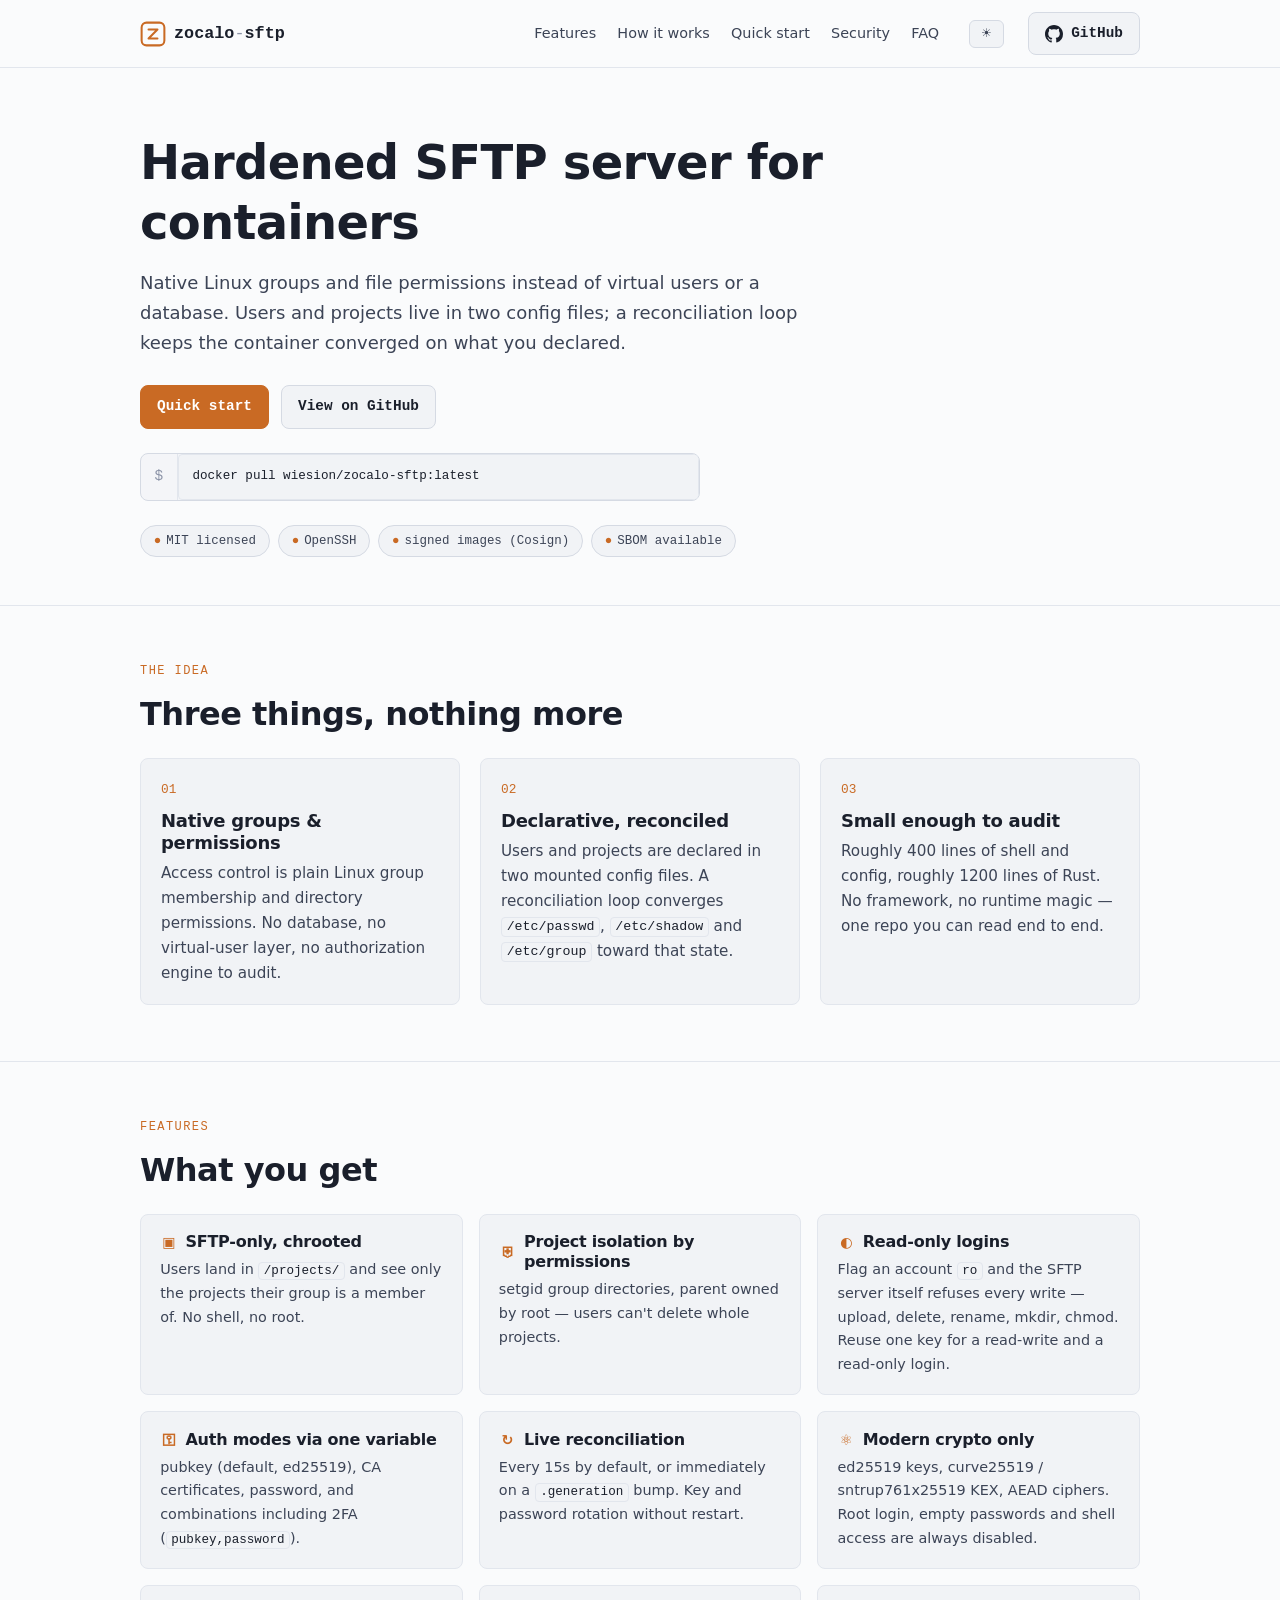
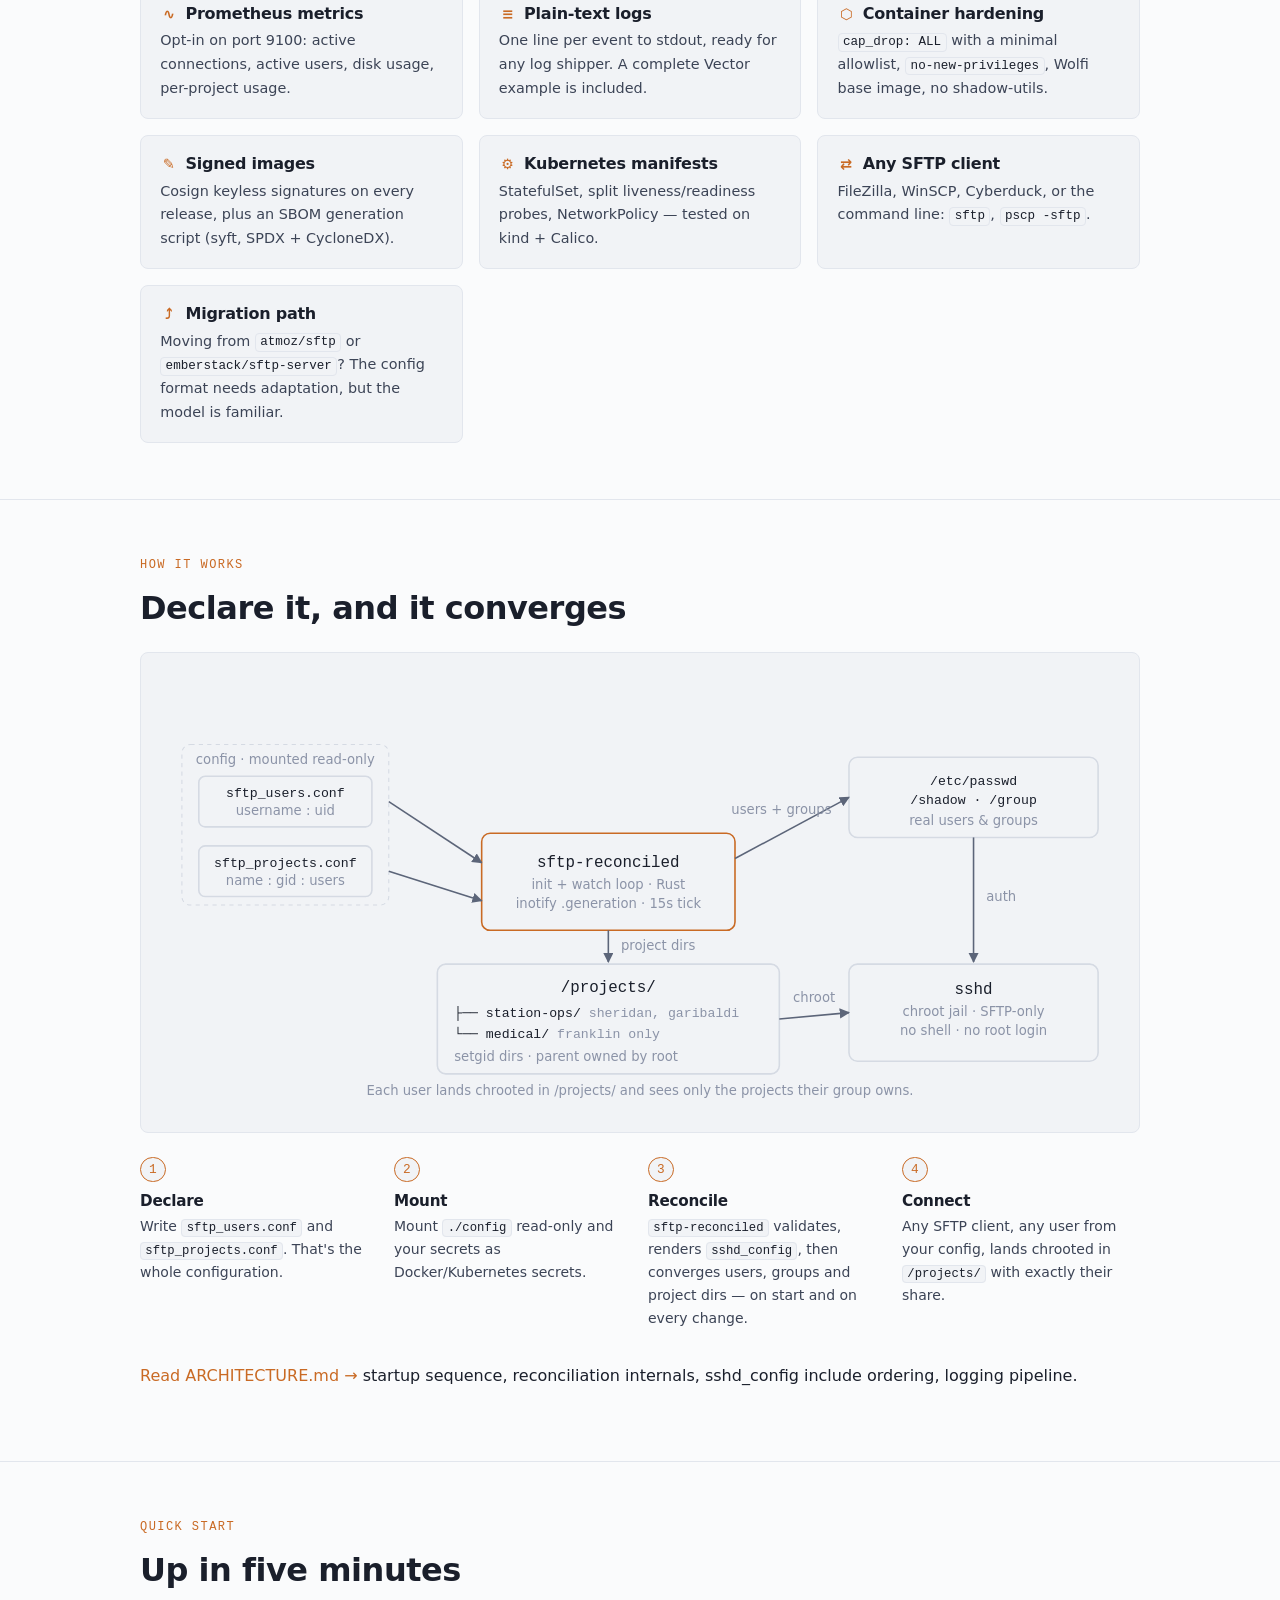
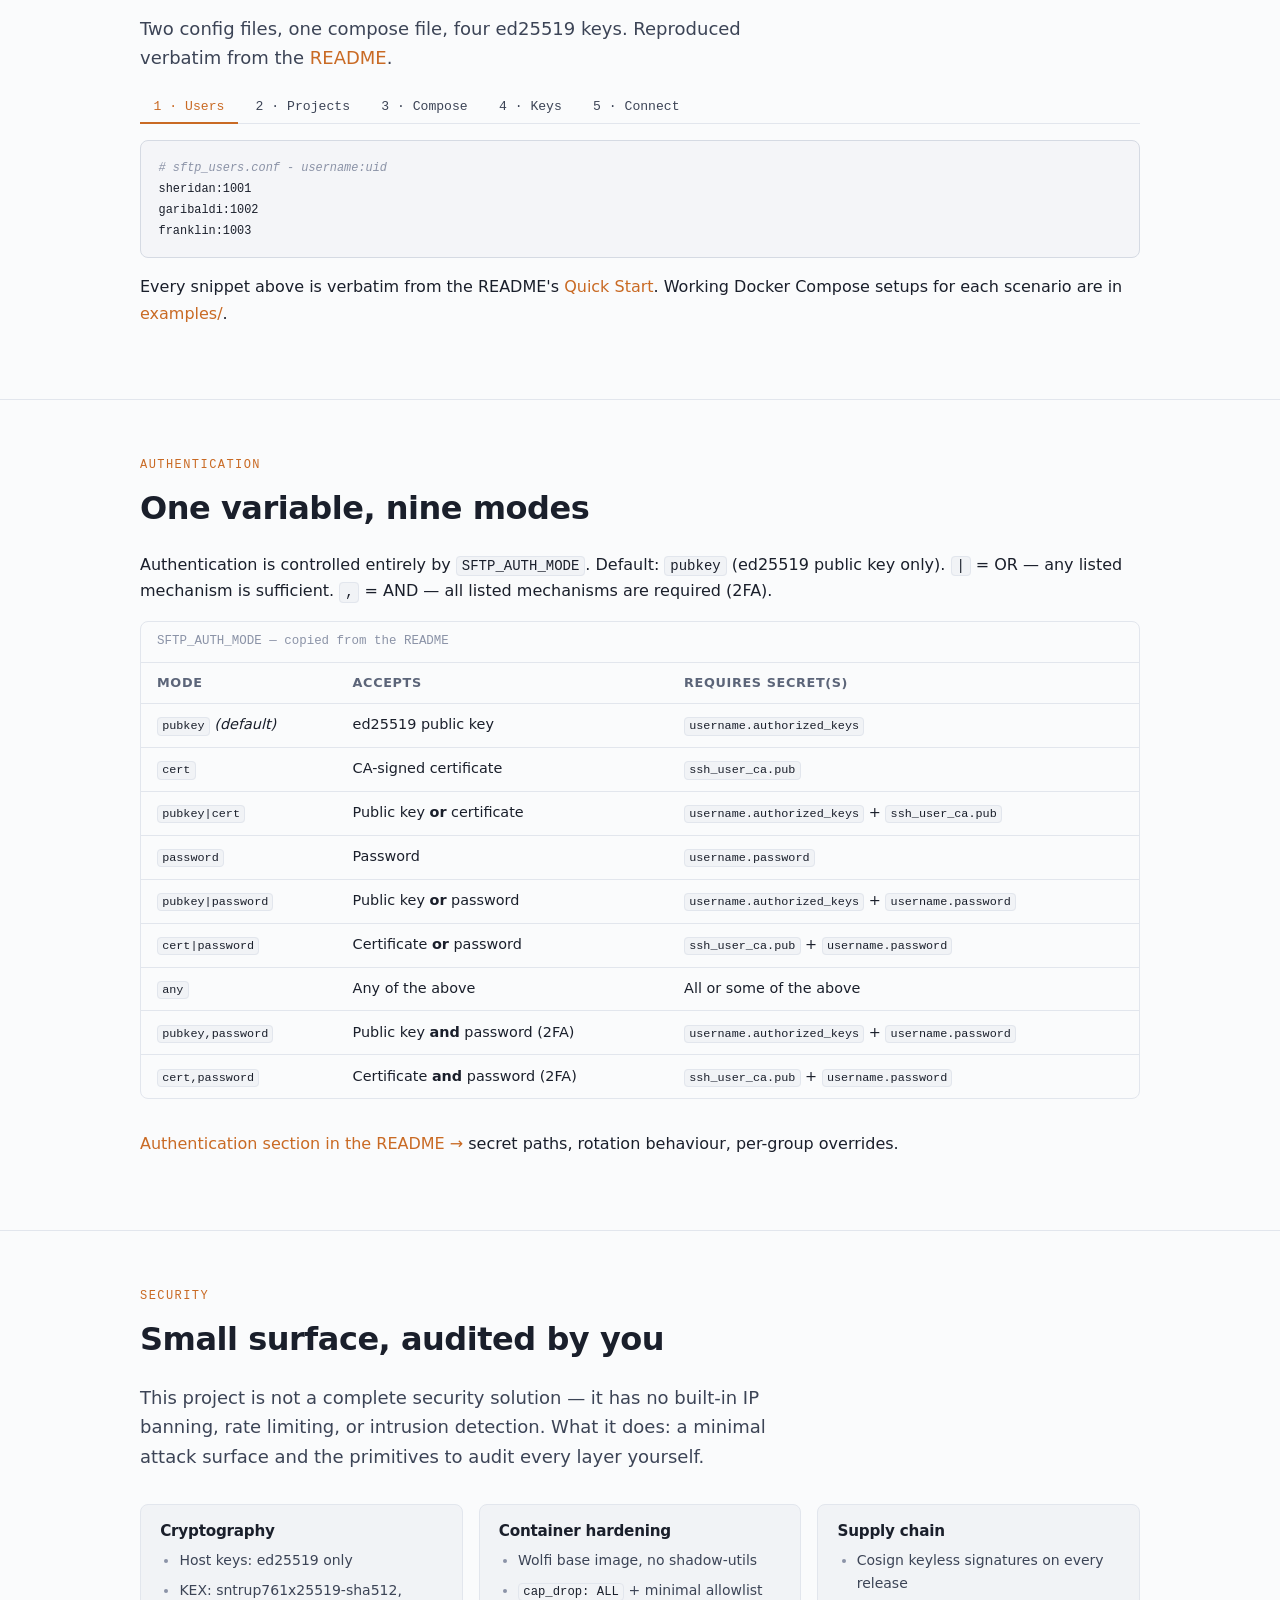
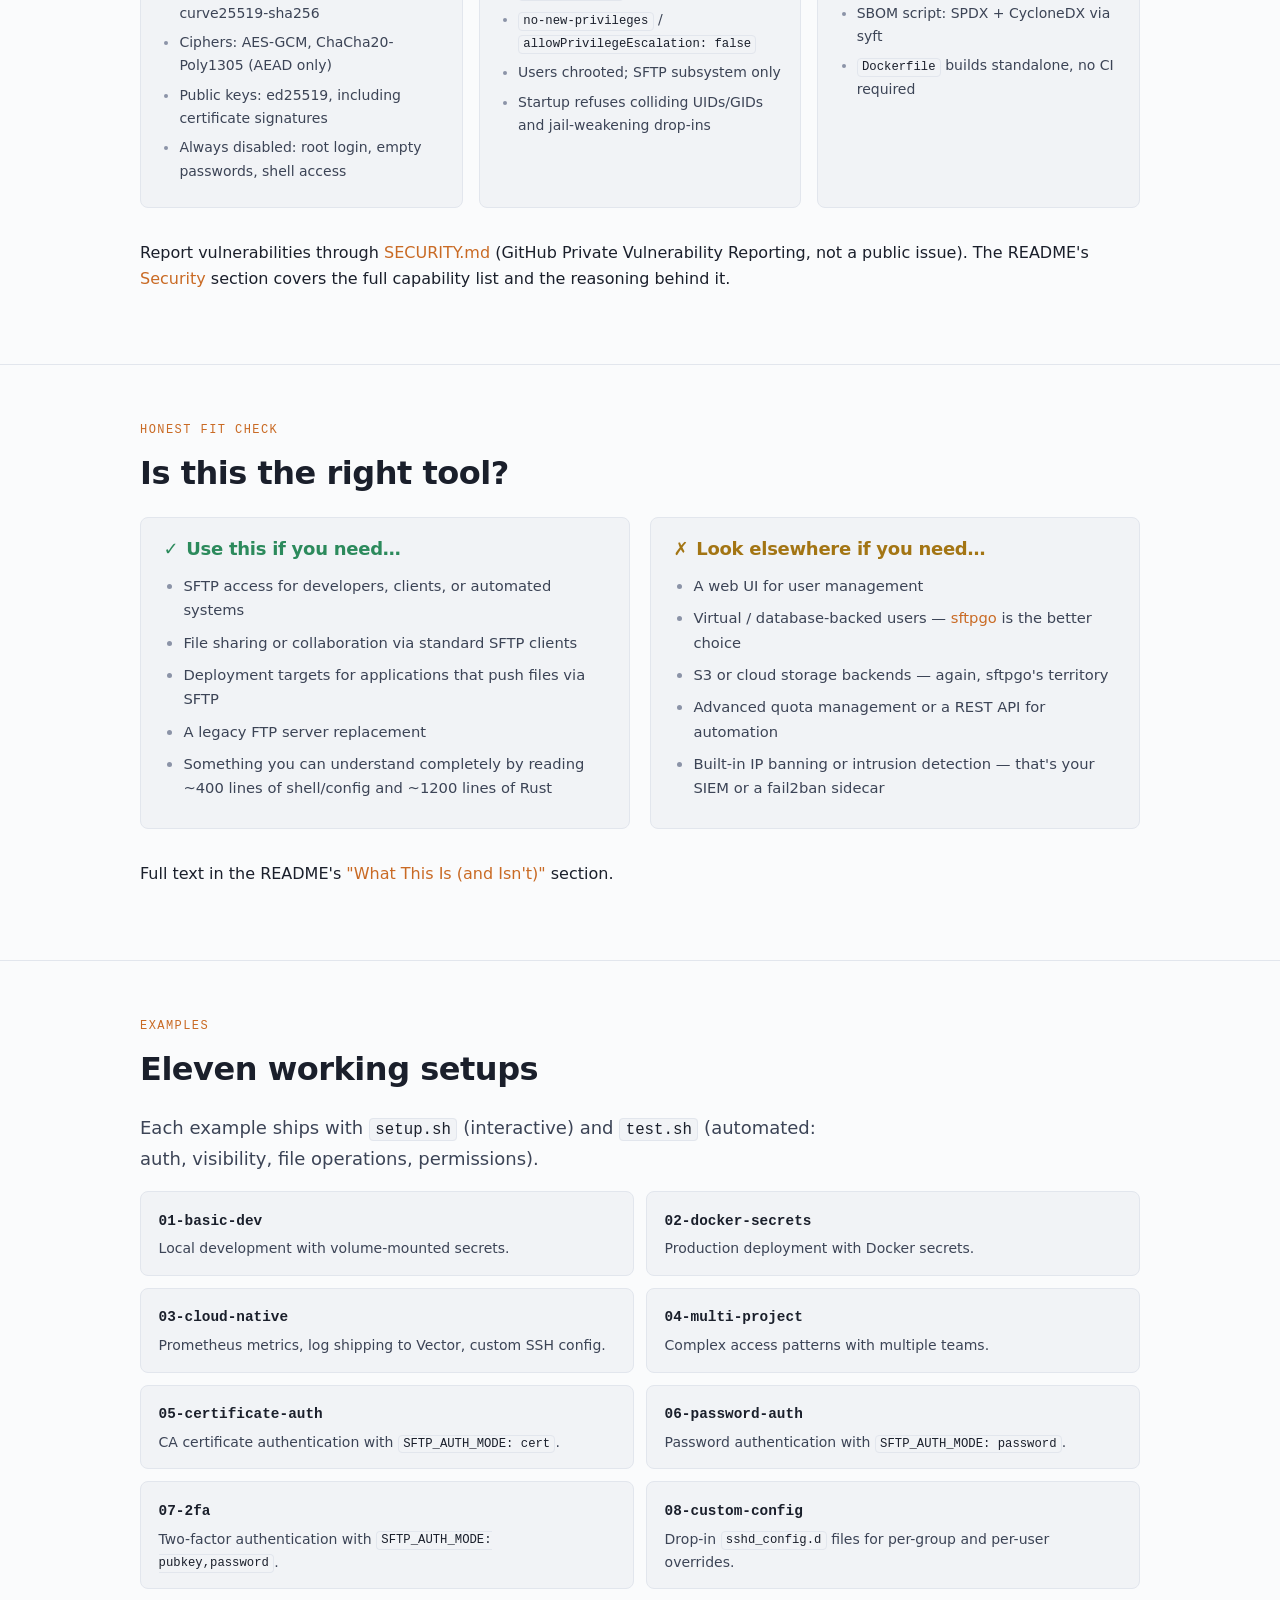
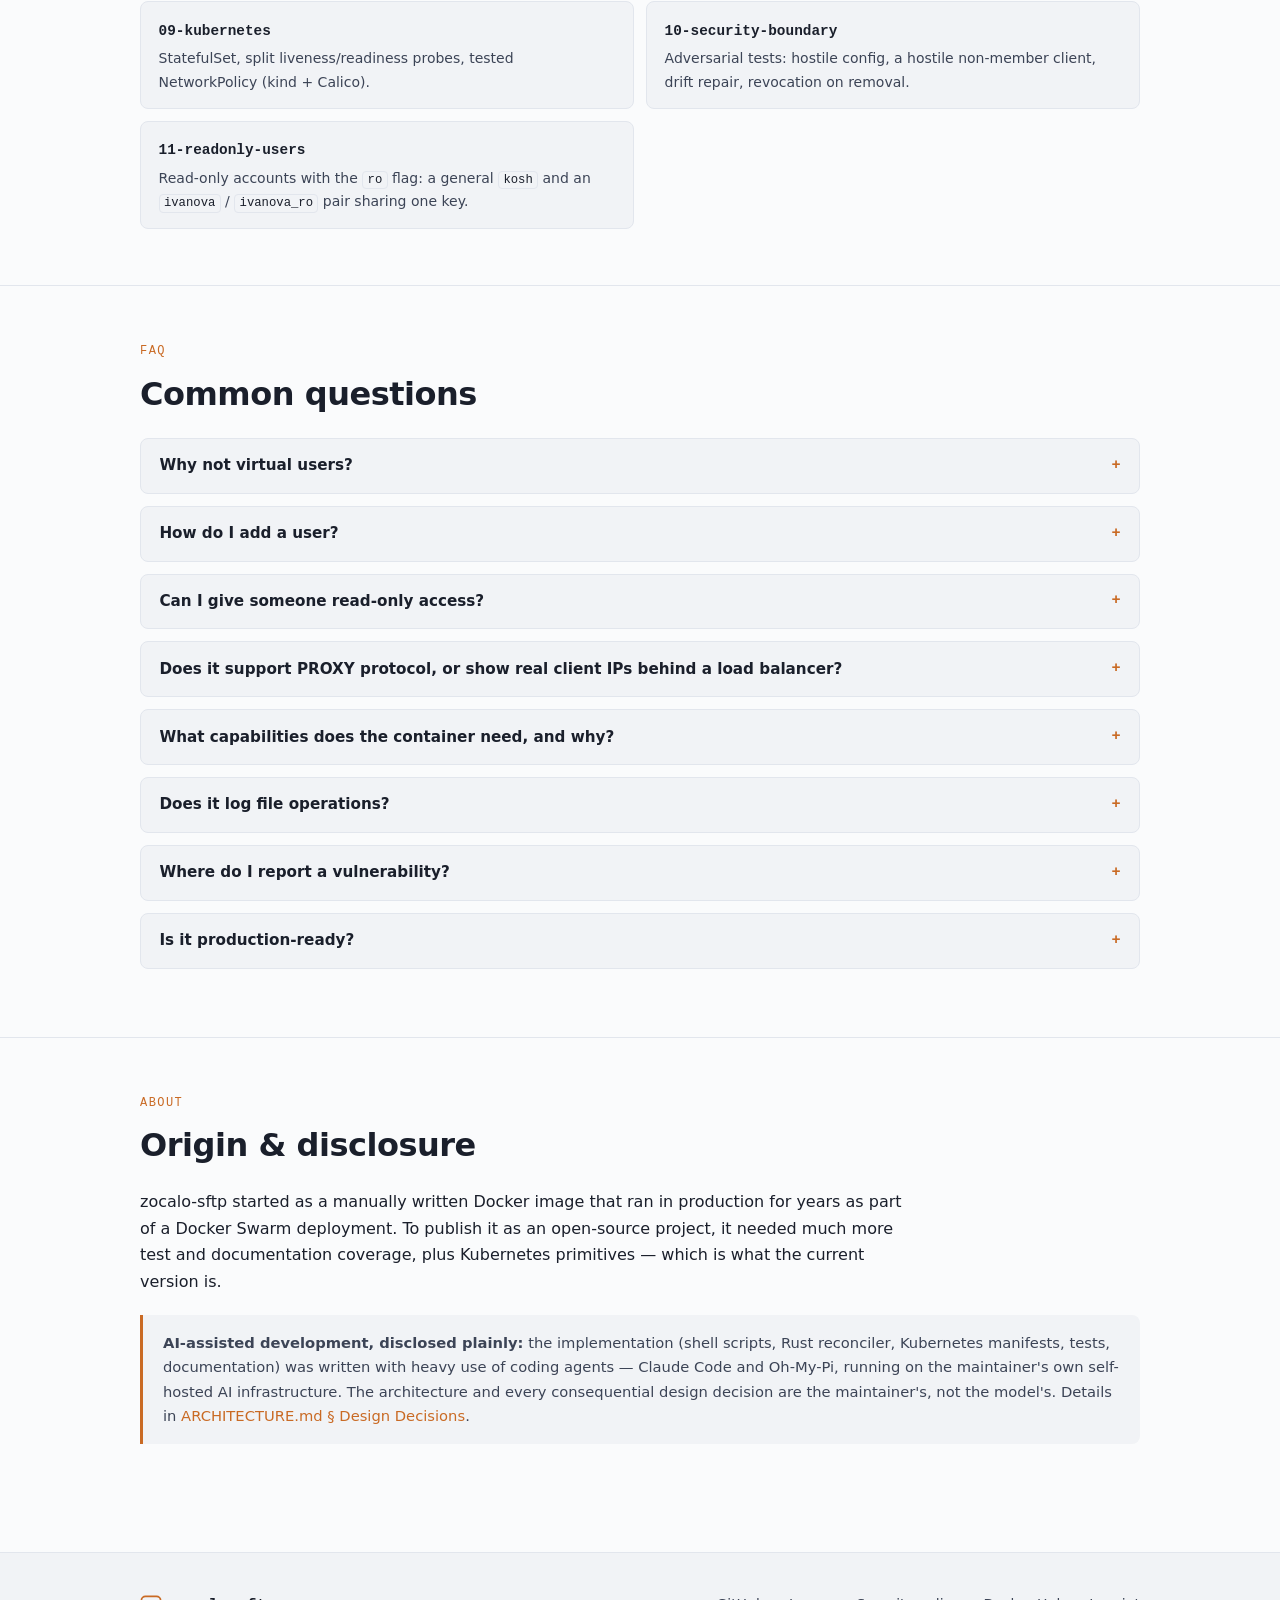
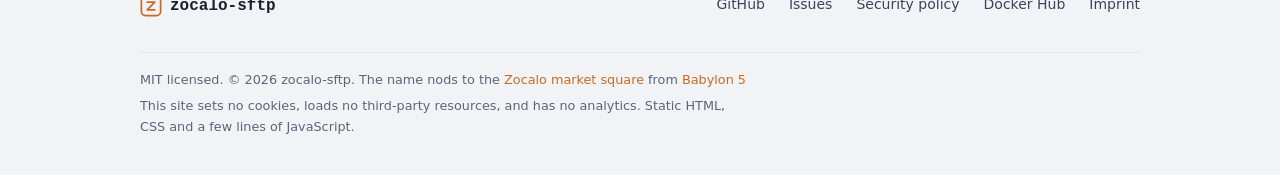
<file: index.html>
<!DOCTYPE html>
<html lang="en" class="no-js">
<head>
  <meta charset="utf-8">
  <meta name="viewport" content="width=device-width, initial-scale=1">
  <title>zocalo-sftp: Hardened SFTP server for containers</title>
  <meta name="description" content="SFTP server for containers. Native Linux groups and permissions, no virtual users, no database. Users land in /projects/ and see only their projects.">
  <link rel="canonical" href="https://zocalo-sftp.com/">

  <link rel="icon" type="image/svg+xml" href="/assets/favicon.svg">
  <link rel="apple-touch-icon" sizes="180x180" href="/assets/apple-touch-icon.png">
  <meta name="theme-color" content="#101218">

  <!-- Open Graph -->
  <meta property="og:type" content="website">
  <meta property="og:site_name" content="zocalo-sftp">
  <meta property="og:title" content="zocalo-sftp — Hardened SFTP server for containers">
  <meta property="og:description" content="Native Linux groups and permissions, no virtual users, no database. Users land in /projects/ and see only their projects.">
  <meta property="og:url" content="https://zocalo-sftp.com/">
  <meta property="og:image" content="https://zocalo-sftp.com/assets/og-image.png">
  <meta property="og:image:width" content="1200">
  <meta property="og:image:height" content="630">
  <meta property="og:image:alt" content="zocalo-sftp: hardened SFTP server for containers — native Linux groups, no virtual users">

  <!-- Twitter -->
  <meta name="twitter:card" content="summary_large_image">
  <meta name="twitter:title" content="zocalo-sftp — Hardened SFTP server for containers">
  <meta name="twitter:description" content="Native Linux groups and permissions, no virtual users, no database. Users land in /projects/ and see only their projects.">
  <meta name="twitter:image" content="https://zocalo-sftp.com/assets/og-image.png">

  <script type="application/ld+json">
  {
    "@context": "https://schema.org",
    "@type": "SoftwareSourceCode",
    "name": "zocalo-sftp",
    "description": "Hardened SFTP server for containers, using native Linux groups and permissions instead of virtual users.",
    "url": "https://github.com/wiesion/zocalo-sftp",
    "license": "https://opensource.org/licenses/MIT",
    "programmingLanguage": ["Shell", "Rust"],
    "operatingSystem": "Linux (Docker, Kubernetes)",
    "applicationCategory": "DeveloperApplication",
    "isPartOf": {
      "@type": "ComputerLanguage",
      "name": "Rust"
    }
  }
  </script>

  <link rel="stylesheet" href="/css/site.css">
  <script>(function(){try{var t=localStorage.getItem('zocalo-theme');if(t){document.documentElement.setAttribute('data-theme',t);}}catch(e){}document.documentElement.classList.remove('no-js');})();</script>
</head>
<body>
  <a class="skip-link" href="#main">Skip to content</a>

  <header class="site-header">
    <div class="wrap header-inner">
      <a class="brand" href="/#top" aria-label="zocalo-sftp home">
        <svg viewBox="0 0 32 32" aria-hidden="true" focusable="false">
          <rect x="2" y="2" width="28" height="28" rx="6" fill="none" stroke="currentColor" stroke-width="2.5"/>
          <path d="M10.5 10.5 H21.5 L10.5 21.5 H21.5" fill="none" stroke="currentColor" stroke-width="2.5" stroke-linecap="round" stroke-linejoin="round"/>
        </svg>
        <span>zocalo<span class="brand-sep">-</span>sftp</span>
      </a>
      <input type="checkbox" id="nav-toggle" class="nav-toggle-state">
      <label for="nav-toggle" class="nav-toggle"><span class="sr-only">Toggle navigation menu</span><span class="nav-toggle-icon" aria-hidden="true">☰</span> <span class="nav-toggle-text">menu</span></label>
      <nav class="site-nav" aria-label="Main navigation">
        <a href="#idea">Features</a>
        <a href="#how">How it works</a>
        <a href="#quickstart">Quick start</a>
        <a href="#security">Security</a>
        <a href="#faq">FAQ</a>
      </nav>
      <button type="button" class="theme-toggle js-theme-toggle" aria-label="Toggle color theme">
        <span class="icon-moon" aria-hidden="true">☾</span>
        <span class="icon-sun" aria-hidden="true">☀</span>
        <span class="sr-text">theme</span>
      </button>
      <a class="btn btn-gh" href="https://github.com/wiesion/zocalo-sftp" rel="noopener" target="_blank">
        <svg class="gh-oct" viewBox="0 0 16 16" fill="currentColor" aria-hidden="true" focusable="false"><path d="M8 0C3.58 0 0 3.58 0 8c0 3.54 2.29 6.53 5.47 7.59.4.07.55-.17.55-.38 0-.19-.01-.82-.01-1.49-2.01.37-2.53-.49-2.69-.94-.09-.23-.48-.94-.82-1.13-.28-.15-.68-.52-.01-.53.63-.01 1.08.58 1.23.82.72 1.21 1.87.87 2.33.66.07-.52.28-.87.51-1.07-1.78-.2-3.64-.89-3.64-3.95 0-.87.31-1.59.82-2.15-.08-.2-.36-1.02.08-2.12 0 0 .67-.21 2.2.82.64-.18 1.32-.27 2-.27s1.36.09 2 .27c1.53-1.04 2.2-.82 2.2-.82.44 1.1.16 1.92.08 2.12.51.56.82 1.27.82 2.15 0 3.07-1.87 3.75-3.65 3.95.29.25.54.73.54 1.48 0 1.07-.01 1.93-.01 2.2 0 .21.15.46.55.38A8.01 8.01 0 0 0 16 8c0-4.42-3.58-8-8-8Z"/></svg>
        GitHub
      </a>
    </div>
  </header>

  <main id="main">
    <span id="top"></span>

    <!-- 2. Hero -->
    <section class="hero" aria-labelledby="hero-h">
      <div class="wrap">
        <h1 id="hero-h">Hardened SFTP server for containers</h1>
        <p class="lead">Native Linux groups and file permissions instead of virtual users or a database. Users and projects live in two config files; a reconciliation loop keeps the container converged on what you declared.</p>
        <div class="hero-ctas">
          <a class="btn btn-primary" href="#quickstart">Quick start</a>
          <a class="btn" href="https://github.com/wiesion/zocalo-sftp" rel="noopener" target="_blank">View on GitHub</a>
        </div>
        <div class="pull-line" role="group" aria-label="Pull the image">
          <span class="prompt" aria-hidden="true">$</span>
          <code>docker pull wiesion/zocalo-sftp:latest</code>
          <button type="button" class="copy-btn" data-copy="docker pull wiesion/zocalo-sftp:latest" aria-label="Copy docker pull command">copy</button>
        </div>
        <div class="chips" role="list" aria-label="Project attributes">
          <span class="chip" role="listitem"><span class="dot" aria-hidden="true">●</span>MIT licensed</span>
          <span class="chip" role="listitem"><span class="dot" aria-hidden="true">●</span>OpenSSH</span>
          <span class="chip" role="listitem"><span class="dot" aria-hidden="true">●</span>signed images (Cosign)</span>
          <span class="chip" role="listitem"><span class="dot" aria-hidden="true">●</span>SBOM available</span>
        </div>
      </div>
    </section>

    <!-- 3. The idea in three points -->
    <section id="idea" aria-labelledby="idea-h">
      <div class="wrap">
        <span class="section-kicker">The idea</span>
        <h2 id="idea-h">Three things, nothing more</h2>
        <div class="three">
          <div class="point">
            <h3>Native groups &amp; permissions</h3>
            <p>Access control is plain Linux group membership and directory permissions. No database, no virtual-user layer, no authorization engine to audit.</p>
          </div>
          <div class="point">
            <h3>Declarative, reconciled</h3>
            <p>Users and projects are declared in two mounted config files. A reconciliation loop converges <code>/etc/passwd</code>, <code>/etc/shadow</code> and <code>/etc/group</code> toward that state.</p>
          </div>
          <div class="point">
            <h3>Small enough to audit</h3>
            <p>Roughly 400 lines of shell and config, roughly 1200 lines of Rust. No framework, no runtime magic — one repo you can read end to end.</p>
          </div>
        </div>
      </div>
    </section>

    <!-- 4. Features -->
    <section id="features" aria-labelledby="features-h">
      <div class="wrap">
        <span class="section-kicker">Features</span>
        <h2 id="features-h">What you get</h2>
        <div class="features-grid">
          <div class="feat">
            <h3><span class="icon" aria-hidden="true">▣</span>SFTP-only, chrooted</h3>
            <p>Users land in <code>/projects/</code> and see only the projects their group is a member of. No shell, no root.</p>
          </div>
          <div class="feat">
            <h3><span class="icon" aria-hidden="true">⛨</span>Project isolation by permissions</h3>
            <p>setgid group directories, parent owned by root — users can't delete whole projects.</p>
          </div>
          <div class="feat">
            <h3><span class="icon" aria-hidden="true">◐</span>Read-only logins</h3>
            <p>Flag an account <code>ro</code> and the SFTP server itself refuses every write — upload, delete, rename, mkdir, chmod. Reuse one key for a read-write and a read-only login.</p>
          </div>
          <div class="feat">
            <h3><span class="icon" aria-hidden="true">⚿</span>Auth modes via one variable</h3>
            <p>pubkey (default, ed25519), CA certificates, password, and combinations including 2FA (<code>pubkey,password</code>).</p>
          </div>
          <div class="feat">
            <h3><span class="icon" aria-hidden="true">↻</span>Live reconciliation</h3>
            <p>Every 15s by default, or immediately on a <code>.generation</code> bump. Key and password rotation without restart.</p>
          </div>
          <div class="feat">
            <h3><span class="icon" aria-hidden="true">⚛</span>Modern crypto only</h3>
            <p>ed25519 keys, curve25519 / sntrup761x25519 KEX, AEAD ciphers. Root login, empty passwords and shell access are always disabled.</p>
          </div>
          <div class="feat">
            <h3><span class="icon" aria-hidden="true">∿</span>Prometheus metrics</h3>
            <p>Opt-in on port 9100: active connections, active users, disk usage, per-project usage.</p>
          </div>
          <div class="feat">
            <h3><span class="icon" aria-hidden="true">≡</span>Plain-text logs</h3>
            <p>One line per event to stdout, ready for any log shipper. A complete Vector example is included.</p>
          </div>
          <div class="feat">
            <h3><span class="icon" aria-hidden="true">⬡</span>Container hardening</h3>
            <p><code>cap_drop: ALL</code> with a minimal allowlist, <code>no-new-privileges</code>, Wolfi base image, no shadow-utils.</p>
          </div>
          <div class="feat">
            <h3><span class="icon" aria-hidden="true">✎</span>Signed images</h3>
            <p>Cosign keyless signatures on every release, plus an SBOM generation script (syft, SPDX + CycloneDX).</p>
          </div>
          <div class="feat">
            <h3><span class="icon" aria-hidden="true">⚙</span>Kubernetes manifests</h3>
            <p>StatefulSet, split liveness/readiness probes, NetworkPolicy — tested on kind + Calico.</p>
          </div>
          <div class="feat">
            <h3><span class="icon" aria-hidden="true">⇄</span>Any SFTP client</h3>
            <p>FileZilla, WinSCP, Cyberduck, or the command line: <code>sftp</code>, <code>pscp -sftp</code>.</p>
          </div>
          <div class="feat">
            <h3><span class="icon" aria-hidden="true">⤴</span>Migration path</h3>
            <p>Moving from <code>atmoz/sftp</code> or <code>emberstack/sftp-server</code>? The config format needs adaptation, but the model is familiar.</p>
          </div>
        </div>
      </div>
    </section>

    <!-- 5. How it works -->
    <section id="how" aria-labelledby="how-h">
      <div class="wrap">
        <span class="section-kicker">How it works</span>
        <h2 id="how-h">Declare it, and it converges</h2>
        <div class="diagram-wrap">
          <svg xmlns="http://www.w3.org/2000/svg" viewBox="0 0 900 408" role="img" aria-labelledby="hiw-title hiw-desc" class="diagram">
            <title id="hiw-title">How zocalo-sftp works</title>
            <desc id="hiw-desc">Two read-only config files, sftp_users.conf and sftp_projects.conf, are watched by sftp-reconciled, a small Rust binary that runs an init pass then a watch loop. It converges the system's real users and groups in /etc/passwd, /etc/shadow and /etc/group, and the chrooted project directories under /projects/. sshd authenticates each user against that identity and serves them chrooted in /projects/, so every user sees only the projects their group owns. Touching .generation forces an immediate reconcile; otherwise it re-applies on a 15-second tick.</desc>
            <defs>
              <marker id="arrow" viewBox="0 0 10 10" refX="9" refY="5" markerWidth="6.5" markerHeight="6.5" orient="auto-start-reverse">
                <path d="M 0 0 L 10 5 L 0 10 z" fill="var(--diag-arrow)"/>
              </marker>
            </defs>

            <!-- config: two files, mounted read-only -->
            <g class="frame">
              <rect x="16" y="64" width="196" height="152" rx="8"/>
            </g>
            <text x="114" y="82" class="faint small">config · mounted read-only</text>
            <g class="node">
              <rect x="32" y="94" width="164" height="48" rx="6"/>
              <text x="114" y="114" class="mono small">sftp_users.conf</text>
              <text x="114" y="131" class="faint small">username : uid</text>
            </g>
            <g class="node">
              <rect x="32" y="160" width="164" height="48" rx="6"/>
              <text x="114" y="180" class="mono small">sftp_projects.conf</text>
              <text x="114" y="197" class="faint small">name : gid : users</text>
            </g>

            <!-- reconciler: the hub -->
            <g class="node accent-node">
              <rect x="300" y="148" width="240" height="92" rx="8"/>
              <text x="420" y="180" class="mono">sftp-reconciled</text>
              <text x="420" y="201" class="faint small">init + watch loop · Rust</text>
              <text x="420" y="219" class="faint small">inotify .generation · 15s tick</text>
            </g>

            <!-- converged identity -->
            <g class="node">
              <rect x="648" y="76" width="236" height="76" rx="8"/>
              <text x="766" y="102" class="mono small">/etc/passwd</text>
              <text x="766" y="120" class="mono small">/shadow · /group</text>
              <text x="766" y="140" class="faint small">real users &amp; groups</text>
            </g>

            <!-- converged project dirs -->
            <g class="node">
              <rect x="258" y="272" width="324" height="104" rx="8"/>
              <text x="420" y="298" class="mono">/projects/</text>
              <text x="274" y="322" class="mono small left">├── station-ops/  <tspan class="faint">sheridan, garibaldi</tspan></text>
              <text x="274" y="342" class="mono small left">└── medical/      <tspan class="faint">franklin only</tspan></text>
              <text x="274" y="364" class="faint small left">setgid dirs · parent owned by root</text>
            </g>

            <!-- sshd: authenticates + serves chrooted -->
            <g class="node">
              <rect x="648" y="272" width="236" height="92" rx="8"/>
              <text x="766" y="300" class="mono">sshd</text>
              <text x="766" y="321" class="faint small">chroot jail · SFTP-only</text>
              <text x="766" y="339" class="faint small">no shell · no root login</text>
            </g>

            <!-- edges -->
            <line x1="212" y1="118" x2="300" y2="176" class="edge" marker-end="url(#arrow)"/>
            <line x1="212" y1="184" x2="300" y2="212" class="edge" marker-end="url(#arrow)"/>
            <line x1="540" y1="172" x2="648" y2="114" class="edge" marker-end="url(#arrow)"/>
            <text x="584" y="130" class="faint small">users + groups</text>
            <line x1="420" y1="240" x2="420" y2="270" class="edge" marker-end="url(#arrow)"/>
            <text x="432" y="259" class="faint small left">project dirs</text>
            <line x1="766" y1="152" x2="766" y2="270" class="edge" marker-end="url(#arrow)"/>
            <text x="778" y="212" class="faint small left">auth</text>
            <line x1="582" y1="324" x2="648" y2="318" class="edge" marker-end="url(#arrow)"/>
            <text x="615" y="308" class="faint small">chroot</text>

            <text x="450" y="396" class="faint small">Each user lands chrooted in /projects/ and sees only the projects their group owns.</text>
          </svg>
        </div>
        <div class="steps">
          <div class="step">
            <h3>Declare</h3>
            <p>Write <code>sftp_users.conf</code> and <code>sftp_projects.conf</code>. That's the whole configuration.</p>
          </div>
          <div class="step">
            <h3>Mount</h3>
            <p>Mount <code>./config</code> read-only and your secrets as Docker/Kubernetes secrets.</p>
          </div>
          <div class="step">
            <h3>Reconcile</h3>
            <p><code>sftp-reconciled</code> validates, renders <code>sshd_config</code>, then converges users, groups and project dirs — on start and on every change.</p>
          </div>
          <div class="step">
            <h3>Connect</h3>
            <p>Any SFTP client, any user from your config, lands chrooted in <code>/projects/</code> with exactly their share.</p>
          </div>
        </div>
        <p class="gap-block"><a href="https://github.com/wiesion/zocalo-sftp/blob/main/ARCHITECTURE.md" rel="noopener" target="_blank">Read ARCHITECTURE.md →</a> startup sequence, reconciliation internals, sshd_config include ordering, logging pipeline.</p>
      </div>
    </section>

    <!-- 6. Quick start -->
    <section id="quickstart" aria-labelledby="qs-h">
      <div class="wrap">
        <span class="section-kicker">Quick start</span>
        <h2 id="qs-h">Up in five minutes</h2>
        <p class="lead">Two config files, one compose file, four ed25519 keys. Reproduced verbatim from the <a href="https://github.com/wiesion/zocalo-sftp/blob/main/README.md#quick-start" rel="noopener" target="_blank">README</a>.</p>

        <div class="tabs js-tabs" data-tabs>
          <div class="tablist" role="tablist" aria-label="Quick start steps">
            <button type="button" class="tab-btn" role="tab" id="tab-1" aria-selected="true" aria-controls="panel-1">1 · Users</button>
            <button type="button" class="tab-btn" role="tab" id="tab-2" aria-selected="false" aria-controls="panel-2" tabindex="-1">2 · Projects</button>
            <button type="button" class="tab-btn" role="tab" id="tab-3" aria-selected="false" aria-controls="panel-3" tabindex="-1">3 · Compose</button>
            <button type="button" class="tab-btn" role="tab" id="tab-4" aria-selected="false" aria-controls="panel-4" tabindex="-1">4 · Keys</button>
            <button type="button" class="tab-btn" role="tab" id="tab-5" aria-selected="false" aria-controls="panel-5" tabindex="-1">5 · Connect</button>
          </div>

          <div class="panel active" role="tabpanel" id="panel-1" aria-labelledby="tab-1" tabindex="0">
            <span class="tab-label">config/sftp_users.conf — format: username:uid</span>
            <div class="codeblock">
              <div class="cb-label"><span class="fname">config/sftp_users.conf</span></div>
              <button type="button" class="copy-btn" aria-label="Copy sftp_users.conf" data-copy-sibling>copy</button>
<pre><code><span class="tk-com"># sftp_users.conf - username:uid</span>
sheridan:1001
garibaldi:1002
franklin:1003</code></pre>
            </div>
          </div>

          <div class="panel" role="tabpanel" id="panel-2" aria-labelledby="tab-2" tabindex="0">
            <span class="tab-label">config/sftp_projects.conf — format: project_name:gid:user1,user2,…</span>
            <div class="codeblock">
              <div class="cb-label"><span class="fname">config/sftp_projects.conf</span></div>
              <button type="button" class="copy-btn" aria-label="Copy sftp_projects.conf" data-copy-sibling>copy</button>
<pre><code><span class="tk-com"># sftp_projects.conf - project_name:gid:user1,user2,...</span>
station-ops:2001:sheridan,garibaldi
medical:2002:franklin</code></pre>
            </div>
          </div>

          <div class="panel" role="tabpanel" id="panel-3" aria-labelledby="tab-3" tabindex="0">
            <span class="tab-label">docker-compose.yml</span>
            <div class="codeblock">
              <div class="cb-label"><span class="fname">docker-compose.yml</span></div>
              <button type="button" class="copy-btn" aria-label="Copy compose file" data-copy-sibling>copy</button>
<pre><code>services:
  sftp:
    image: wiesion/zocalo-sftp:latest
    ports:
      - <span class="tk-str">"2222:22"</span>
    secrets:
      - ssh_host_ed25519_key
      - sheridan.authorized_keys
      - garibaldi.authorized_keys
      - franklin.authorized_keys
    volumes:
      - ./data:/sftp-jail/projects
      - ./config:/config:ro
    <span class="tk-com"># Runtime hardening, explained under Container Hardening below.</span>
    cap_drop: [ALL]
    cap_add: [CHOWN, DAC_OVERRIDE, FSETID, NET_BIND_SERVICE, SETGID, SETUID, SYS_CHROOT]
    security_opt: [<span class="tk-str">"no-new-privileges:true"</span>]

secrets:
  ssh_host_ed25519_key:
    file: ./secrets/ssh_host_ed25519_key
  sheridan.authorized_keys:
    file: ./secrets/sheridan_key.pub
  garibaldi.authorized_keys:
    file: ./secrets/garibaldi_key.pub
  franklin.authorized_keys:
    file: ./secrets/franklin_key.pub</code></pre>
            </div>
          </div>

          <div class="panel" role="tabpanel" id="panel-4" aria-labelledby="tab-4" tabindex="0">
            <span class="tab-label">Generate keys</span>
            <div class="codeblock">
              <div class="cb-label"><span class="fname">shell</span></div>
              <button type="button" class="copy-btn" aria-label="Copy key generation commands" data-copy-sibling>copy</button>
<pre><code>ssh-keygen -t ed25519 -f secrets/ssh_host_ed25519_key -N <span class="tk-str">""</span>
ssh-keygen -t ed25519 -f secrets/sheridan_key -N <span class="tk-str">""</span>
ssh-keygen -t ed25519 -f secrets/garibaldi_key -N <span class="tk-str">""</span>
ssh-keygen -t ed25519 -f secrets/franklin_key -N <span class="tk-str">""</span></code></pre>
            </div>
          </div>

          <div class="panel" role="tabpanel" id="panel-5" aria-labelledby="tab-5" tabindex="0">
            <span class="tab-label">Connect</span>
            <div class="codeblock">
              <div class="cb-label"><span class="fname">shell</span></div>
              <button type="button" class="copy-btn" aria-label="Copy connect commands" data-copy-sibling>copy</button>
<pre><code>sftp -P 2222 -i secrets/sheridan_key sheridan@localhost
sftp&gt; cd station-ops
sftp&gt; put report.txt</code></pre>
            </div>
          </div>
        </div>

        <p>Every snippet above is verbatim from the README's <a href="https://github.com/wiesion/zocalo-sftp/blob/main/README.md#quick-start" rel="noopener" target="_blank">Quick Start</a>. Working Docker Compose setups for each scenario are in <a href="https://github.com/wiesion/zocalo-sftp/tree/main/examples" rel="noopener" target="_blank">examples/</a>.</p>
      </div>
    </section>

    <!-- 7. Authentication modes -->
    <section id="auth" aria-labelledby="auth-h">
      <div class="wrap">
        <span class="section-kicker">Authentication</span>
        <h2 id="auth-h">One variable, nine modes</h2>
        <p>Authentication is controlled entirely by <code>SFTP_AUTH_MODE</code>. Default: <code>pubkey</code> (ed25519 public key only). <code>|</code> = OR — any listed mechanism is sufficient. <code>,</code> = AND — all listed mechanisms are required (2FA).</p>
        <div class="table-wrap">
          <table>
            <caption>SFTP_AUTH_MODE — copied from the README</caption>
            <thead>
              <tr><th scope="col">Mode</th><th scope="col">Accepts</th><th scope="col">Requires secret(s)</th></tr>
            </thead>
            <tbody>
              <tr><td><code>pubkey</code> <em>(default)</em></td><td>ed25519 public key</td><td><code>username.authorized_keys</code></td></tr>
              <tr><td><code>cert</code></td><td>CA-signed certificate</td><td><code>ssh_user_ca.pub</code></td></tr>
              <tr><td><code>pubkey|cert</code></td><td>Public key <strong>or</strong> certificate</td><td><code>username.authorized_keys</code> + <code>ssh_user_ca.pub</code></td></tr>
              <tr><td><code>password</code></td><td>Password</td><td><code>username.password</code></td></tr>
              <tr><td><code>pubkey|password</code></td><td>Public key <strong>or</strong> password</td><td><code>username.authorized_keys</code> + <code>username.password</code></td></tr>
              <tr><td><code>cert|password</code></td><td>Certificate <strong>or</strong> password</td><td><code>ssh_user_ca.pub</code> + <code>username.password</code></td></tr>
              <tr><td><code>any</code></td><td>Any of the above</td><td>All or some of the above</td></tr>
              <tr><td><code>pubkey,password</code></td><td>Public key <strong>and</strong> password (2FA)</td><td><code>username.authorized_keys</code> + <code>username.password</code></td></tr>
              <tr><td><code>cert,password</code></td><td>Certificate <strong>and</strong> password (2FA)</td><td><code>ssh_user_ca.pub</code> + <code>username.password</code></td></tr>
            </tbody>
          </table>
        </div>
        <p class="gap-block"><a href="https://github.com/wiesion/zocalo-sftp/blob/main/README.md#authentication" rel="noopener" target="_blank">Authentication section in the README →</a> secret paths, rotation behaviour, per-group overrides.</p>
      </div>
    </section>

    <!-- 8. Security -->
    <section id="security" aria-labelledby="sec-h">
      <div class="wrap">
        <span class="section-kicker">Security</span>
        <h2 id="sec-h">Small surface, audited by you</h2>
        <p class="lead">This project is not a complete security solution — it has no built-in IP banning, rate limiting, or intrusion detection. What it does: a minimal attack surface and the primitives to audit every layer yourself.</p>
        <div class="security-grid gap-block">
          <div class="sec-card">
            <h3>Cryptography</h3>
            <ul>
              <li>Host keys: ed25519 only</li>
              <li>KEX: sntrup761x25519-sha512, curve25519-sha256</li>
              <li>Ciphers: AES-GCM, ChaCha20-Poly1305 (AEAD only)</li>
              <li>Public keys: ed25519, including certificate signatures</li>
              <li>Always disabled: root login, empty passwords, shell access</li>
            </ul>
          </div>
          <div class="sec-card">
            <h3>Container hardening</h3>
            <ul>
              <li>Wolfi base image, no shadow-utils</li>
              <li><code>cap_drop: ALL</code> + minimal allowlist</li>
              <li><code>no-new-privileges</code> / <code>allowPrivilegeEscalation: false</code></li>
              <li>Users chrooted; SFTP subsystem only</li>
              <li>Startup refuses colliding UIDs/GIDs and jail-weakening drop-ins</li>
            </ul>
          </div>
          <div class="sec-card">
            <h3>Supply chain</h3>
            <ul>
              <li>Cosign keyless signatures on every release</li>
              <li>SBOM script: SPDX + CycloneDX via syft</li>
              <li><code>Dockerfile</code> builds standalone, no CI required</li>
            </ul>
          </div>
        </div>

        <p class="gap-block">Report vulnerabilities through <a href="https://github.com/wiesion/zocalo-sftp/blob/main/SECURITY.md" rel="noopener" target="_blank">SECURITY.md</a> (GitHub Private Vulnerability Reporting, not a public issue). The README's <a href="https://github.com/wiesion/zocalo-sftp/blob/main/README.md#security" rel="noopener" target="_blank">Security</a> section covers the full capability list and the reasoning behind it.</p>
      </div>
    </section>

    <!-- 9. Honest fit check -->
    <section id="fit" aria-labelledby="fit-h">
      <div class="wrap">
        <span class="section-kicker">Honest fit check</span>
        <h2 id="fit-h">Is this the right tool?</h2>
        <div class="fit">
          <div class="fit-col use">
            <h3><span aria-hidden="true">✓</span> Use this if you need…</h3>
            <ul>
              <li>SFTP access for developers, clients, or automated systems</li>
              <li>File sharing or collaboration via standard SFTP clients</li>
              <li>Deployment targets for applications that push files via SFTP</li>
              <li>A legacy FTP server replacement</li>
              <li>Something you can understand completely by reading ~400 lines of shell/config and ~1200 lines of Rust</li>
            </ul>
          </div>
          <div class="fit-col avoid">
            <h3><span aria-hidden="true">✗</span> Look elsewhere if you need…</h3>
            <ul>
              <li>A web UI for user management</li>
              <li>Virtual / database-backed users — <a href="https://github.com/drakkan/sftpgo" rel="noopener" target="_blank">sftpgo</a> is the better choice</li>
              <li>S3 or cloud storage backends — again, sftpgo's territory</li>
              <li>Advanced quota management or a REST API for automation</li>
              <li>Built-in IP banning or intrusion detection — that's your SIEM or a fail2ban sidecar</li>
            </ul>
          </div>
        </div>
        <p class="gap-block">Full text in the README's <a href="https://github.com/wiesion/zocalo-sftp/blob/main/README.md#what-this-is-and-isnt" rel="noopener" target="_blank">"What This Is (and Isn't)"</a> section.</p>
      </div>
    </section>

    <!-- 10. Examples -->
    <section id="examples" aria-labelledby="ex-h">
      <div class="wrap">
        <span class="section-kicker">Examples</span>
        <h2 id="ex-h">Eleven working setups</h2>
        <p class="lead">Each example ships with <code>setup.sh</code> (interactive) and <code>test.sh</code> (automated: auth, visibility, file operations, permissions).</p>
        <ul class="examples-list">
          <li>
            <span class="ex-name"><a href="https://github.com/wiesion/zocalo-sftp/tree/main/examples/01-basic-dev" rel="noopener" target="_blank">01-basic-dev</a></span>
            <p class="ex-desc">Local development with volume-mounted secrets.</p>
          </li>
          <li>
            <span class="ex-name"><a href="https://github.com/wiesion/zocalo-sftp/tree/main/examples/02-docker-secrets" rel="noopener" target="_blank">02-docker-secrets</a></span>
            <p class="ex-desc">Production deployment with Docker secrets.</p>
          </li>
          <li>
            <span class="ex-name"><a href="https://github.com/wiesion/zocalo-sftp/tree/main/examples/03-cloud-native" rel="noopener" target="_blank">03-cloud-native</a></span>
            <p class="ex-desc">Prometheus metrics, log shipping to Vector, custom SSH config.</p>
          </li>
          <li>
            <span class="ex-name"><a href="https://github.com/wiesion/zocalo-sftp/tree/main/examples/04-multi-project" rel="noopener" target="_blank">04-multi-project</a></span>
            <p class="ex-desc">Complex access patterns with multiple teams.</p>
          </li>
          <li>
            <span class="ex-name"><a href="https://github.com/wiesion/zocalo-sftp/tree/main/examples/05-certificate-auth" rel="noopener" target="_blank">05-certificate-auth</a></span>
            <p class="ex-desc">CA certificate authentication with <code>SFTP_AUTH_MODE: cert</code>.</p>
          </li>
          <li>
            <span class="ex-name"><a href="https://github.com/wiesion/zocalo-sftp/tree/main/examples/06-password-auth" rel="noopener" target="_blank">06-password-auth</a></span>
            <p class="ex-desc">Password authentication with <code>SFTP_AUTH_MODE: password</code>.</p>
          </li>
          <li>
            <span class="ex-name"><a href="https://github.com/wiesion/zocalo-sftp/tree/main/examples/07-2fa" rel="noopener" target="_blank">07-2fa</a></span>
            <p class="ex-desc">Two-factor authentication with <code>SFTP_AUTH_MODE: pubkey,password</code>.</p>
          </li>
          <li>
            <span class="ex-name"><a href="https://github.com/wiesion/zocalo-sftp/tree/main/examples/08-custom-config" rel="noopener" target="_blank">08-custom-config</a></span>
            <p class="ex-desc">Drop-in <code>sshd_config.d</code> files for per-group and per-user overrides.</p>
          </li>
          <li>
            <span class="ex-name"><a href="https://github.com/wiesion/zocalo-sftp/tree/main/examples/09-kubernetes" rel="noopener" target="_blank">09-kubernetes</a></span>
            <p class="ex-desc">StatefulSet, split liveness/readiness probes, tested NetworkPolicy (kind + Calico).</p>
          </li>
          <li>
            <span class="ex-name"><a href="https://github.com/wiesion/zocalo-sftp/tree/main/examples/10-security-boundary" rel="noopener" target="_blank">10-security-boundary</a></span>
            <p class="ex-desc">Adversarial tests: hostile config, a hostile non-member client, drift repair, revocation on removal.</p>
          </li>
          <li>
            <span class="ex-name"><a href="https://github.com/wiesion/zocalo-sftp/tree/main/examples/11-readonly-users" rel="noopener" target="_blank">11-readonly-users</a></span>
            <p class="ex-desc">Read-only accounts with the <code>ro</code> flag: a general <code>kosh</code> and an <code>ivanova</code> / <code>ivanova_ro</code> pair sharing one key.</p>
          </li>
        </ul>
      </div>
    </section>

    <!-- 11. FAQ -->
    <section id="faq" aria-labelledby="faq-h">
      <div class="wrap">
        <span class="section-kicker">FAQ</span>
        <h2 id="faq-h">Common questions</h2>
        <div class="faq">
          <details>
            <summary>Why not virtual users?</summary>
            <div class="faq-body">
              <p>Because the access-control model is then just the Linux permission model you already understand: groups, ownership, setgid. No database, no bespoke authorization layer, no second mental model. The tradeoff: user management is declarative config, not a dynamic API. If you need a web UI or database-backed users, <a href="https://github.com/drakkan/sftpgo" rel="noopener" target="_blank">sftpgo</a> is the right tool.</p>
            </div>
          </details>
          <details>
            <summary>How do I add a user?</summary>
            <div class="faq-body">
              <p>Three steps: add a line to <code>sftp_users.conf</code> (and a project line if they need one), provide the <code>username.authorized_keys</code> secret, then bump the generation counter to trigger an immediate reconcile:</p>
              <div class="codeblock">
                <div class="cb-label"><span class="fname">shell</span></div>
                <button type="button" class="copy-btn" aria-label="Copy generation bump command" data-copy-sibling>copy</button>
<pre><code>printf '%s\n' "$(($(cat config/.generation) + 1))" > config/.generation</code></pre>
              </div>
              <p>Without the bump, the reconcile loop picks it up within <code>SFTP_RECONCILE_INTERVAL</code> seconds (default 15). See <a href="https://github.com/wiesion/zocalo-sftp/blob/main/README.md#runtime-reconciliation" rel="noopener" target="_blank">Runtime Reconciliation</a>.</p>
            </div>
          </details>
          <details>
            <summary>Can I give someone read-only access?</summary>
            <div class="faq-body">
              <p>Yes. Append <code>:ro</code> to the user in <code>sftp_users.conf</code>. The SFTP server then refuses every request that modifies anything (upload, overwrite, delete, rename, mkdir, symlink, chmod), whatever the file permissions say. Read-only belongs to the <em>account</em>, so it applies to every project that account is a member of. That gives you a general read-only account such as <code>kosh</code>, and, for someone who normally has write access, a second login that reuses their credentials:</p>
              <div class="codeblock">
                <div class="cb-label"><span class="fname">config/sftp_users.conf</span></div>
                <button type="button" class="copy-btn" aria-label="Copy read-only users example" data-copy-sibling>copy</button>
<pre><code><span class="tk-com"># username:uid[:flags]  (flags: disabled, ro)</span>
ivanova:1001
ivanova_ro:1002:ro
kosh:1003:ro</code></pre>
              </div>
              <p>Publish ivanova's public key under both names (<code>ivanova.authorized_keys</code> and <code>ivanova_ro.authorized_keys</code>) and she chooses the mode by the username she logs in with. Changes apply to the account's next session within <code>SFTP_RECONCILE_INTERVAL</code> seconds. See <a href="https://github.com/wiesion/zocalo-sftp/blob/main/README.md#read-only-users" rel="noopener" target="_blank">Read-only users</a>.</p>
            </div>
          </details>
          <details>
            <summary>Does it support PROXY protocol, or show real client IPs behind a load balancer?</summary>
            <div class="faq-body">
              <p>No. sshd has no native PROXY protocol support — pointing a proxy that sends those headers directly at this container breaks the connection outright, not just the IP. Behind a SNAT-performing load balancer, sshd logs the balancer's IP. For Kubernetes, set <code>externalTrafficPolicy: Local</code> on your Service to avoid kube-proxy SNAT (at the cost of uneven load across nodes). See <a href="https://github.com/wiesion/zocalo-sftp/blob/main/README.md#client-ip-behind-a-proxy-or-load-balancer" rel="noopener" target="_blank">Client IP Behind a Proxy or Load Balancer</a>.</p>
            </div>
          </details>
          <details>
            <summary>What capabilities does the container need, and why?</summary>
            <div class="faq-body">
              <p><code>cap_drop: ALL</code>, then exactly seven back: <code>CHOWN</code> (file ownership during setup), <code>DAC_OVERRIDE</code> (writing <code>/etc/shadow</code>, which ships mode 0000 on Wolfi), <code>MKNOD</code> (device nodes in the chroot), <code>NET_BIND_SERVICE</code> (port 22 and 9100), <code>SETGID</code> and <code>SETUID</code> (user/group operations, sshd privilege separation), and <code>SYS_CHROOT</code> (the SFTP jail). Full list with the Kubernetes equivalent in the README's <a href="https://github.com/wiesion/zocalo-sftp/blob/main/README.md#container-hardening" rel="noopener" target="_blank">Container Hardening</a> section.</p>
            </div>
          </details>
          <details>
            <summary>Does it log file operations?</summary>
            <div class="faq-body">
              <p>Only at <code>SFTP_LOG_LEVEL: INFO</code> or more verbose. The default, <code>ERROR</code>, logs failures only — a normal upload or delete produces no log line. Upload, download, delete, rename and mkdir appear in the <code>internal-sftp</code> stream at <code>INFO</code>. See <a href="https://github.com/wiesion/zocalo-sftp/blob/main/README.md#logging" rel="noopener" target="_blank">Logging</a>.</p>
            </div>
          </details>
          <details>
            <summary>Where do I report a vulnerability?</summary>
            <div class="faq-body">
              <p>GitHub's <a href="https://github.com/wiesion/zocalo-sftp/blob/main/SECURITY.md" rel="noopener" target="_blank">Private Vulnerability Reporting</a>, not a public issue — Security tab → Report a vulnerability. Only the latest tagged release receives security fixes; re-pull <code>:latest</code> rather than expecting patches on older tags.</p>
            </div>
          </details>
          <details>
            <summary>Is it production-ready?</summary>
            <div class="faq-body">
              <p>The original image ran in production for years in a Docker Swarm deployment before being published. This public version added the test coverage, Kubernetes manifests and documentation that publishing required. The maintainer's honest framing: this is a small, composable piece of infrastructure that trusts you to configure it correctly — the README's <a href="https://github.com/wiesion/zocalo-sftp/blob/main/README.md#operator-responsibilities" rel="noopener" target="_blank">Operator Responsibilities</a> section spells out exactly what is and isn't validated.</p>
            </div>
          </details>
        </div>
      </div>
    </section>

    <!-- 12. About -->
    <section id="about" class="about" aria-labelledby="about-h">
      <div class="wrap">
        <span class="section-kicker">About</span>
        <h2 id="about-h">Origin &amp; disclosure</h2>
        <p>zocalo-sftp started as a manually written Docker image that ran in production for years as part of a Docker Swarm deployment. To publish it as an open-source project, it needed much more test and documentation coverage, plus Kubernetes primitives — which is what the current version is.</p>
        <div class="note">
          <strong>AI-assisted development, disclosed plainly:</strong> the implementation (shell scripts, Rust reconciler, Kubernetes manifests, tests, documentation) was written with heavy use of coding agents — Claude Code and Oh-My-Pi, running on the maintainer's own self-hosted AI infrastructure. The architecture and every consequential design decision are the maintainer's, not the model's. Details in <a href="https://github.com/wiesion/zocalo-sftp/blob/main/ARCHITECTURE.md#design-decisions" rel="noopener" target="_blank">ARCHITECTURE.md § Design Decisions</a>.
        </div>
      </div>
    </section>
  </main>

  <!-- 13. Footer -->
  <footer class="site-footer">
    <div class="wrap">
      <div class="footer-grid">
        <span class="footer-brand">
          <svg viewBox="0 0 32 32" aria-hidden="true" focusable="false">
            <rect x="2" y="2" width="28" height="28" rx="6" fill="none" stroke="currentColor" stroke-width="2.5"/>
            <path d="M10.5 10.5 H21.5 L10.5 21.5 H21.5" fill="none" stroke="currentColor" stroke-width="2.5" stroke-linecap="round" stroke-linejoin="round"/>
          </svg>
          zocalo-sftp
        </span>
        <nav class="footer-links" aria-label="Footer">
          <a href="https://github.com/wiesion/zocalo-sftp" rel="noopener" target="_blank">GitHub</a>
          <a href="https://github.com/wiesion/zocalo-sftp/issues" rel="noopener" target="_blank">Issues</a>
          <a href="https://github.com/wiesion/zocalo-sftp/blob/main/SECURITY.md" rel="noopener" target="_blank">Security policy</a>
          <a href="https://hub.docker.com/r/wiesion/zocalo-sftp" rel="noopener" target="_blank">Docker Hub</a>
          <a href="/imprint.html">Imprint</a>
        </nav>
        <div class="footer-meta">
          <p>MIT licensed. © 2026 zocalo-sftp. The name nods to the <a href="https://babylon5.fandom.com/wiki/Z%C3%B3calo">Zocalo market square</a> from <a href="https://en.wikipedia.org/wiki/Babylon_5">Babylon 5</a></p>
          <p>This site sets no cookies, loads no third-party resources, and has no analytics. Static HTML, CSS and a few lines of JavaScript.</p>
        </div>
      </div>
    </div>
  </footer>

  <script src="/js/site.js" defer></script>
</body>
</html>
</file>
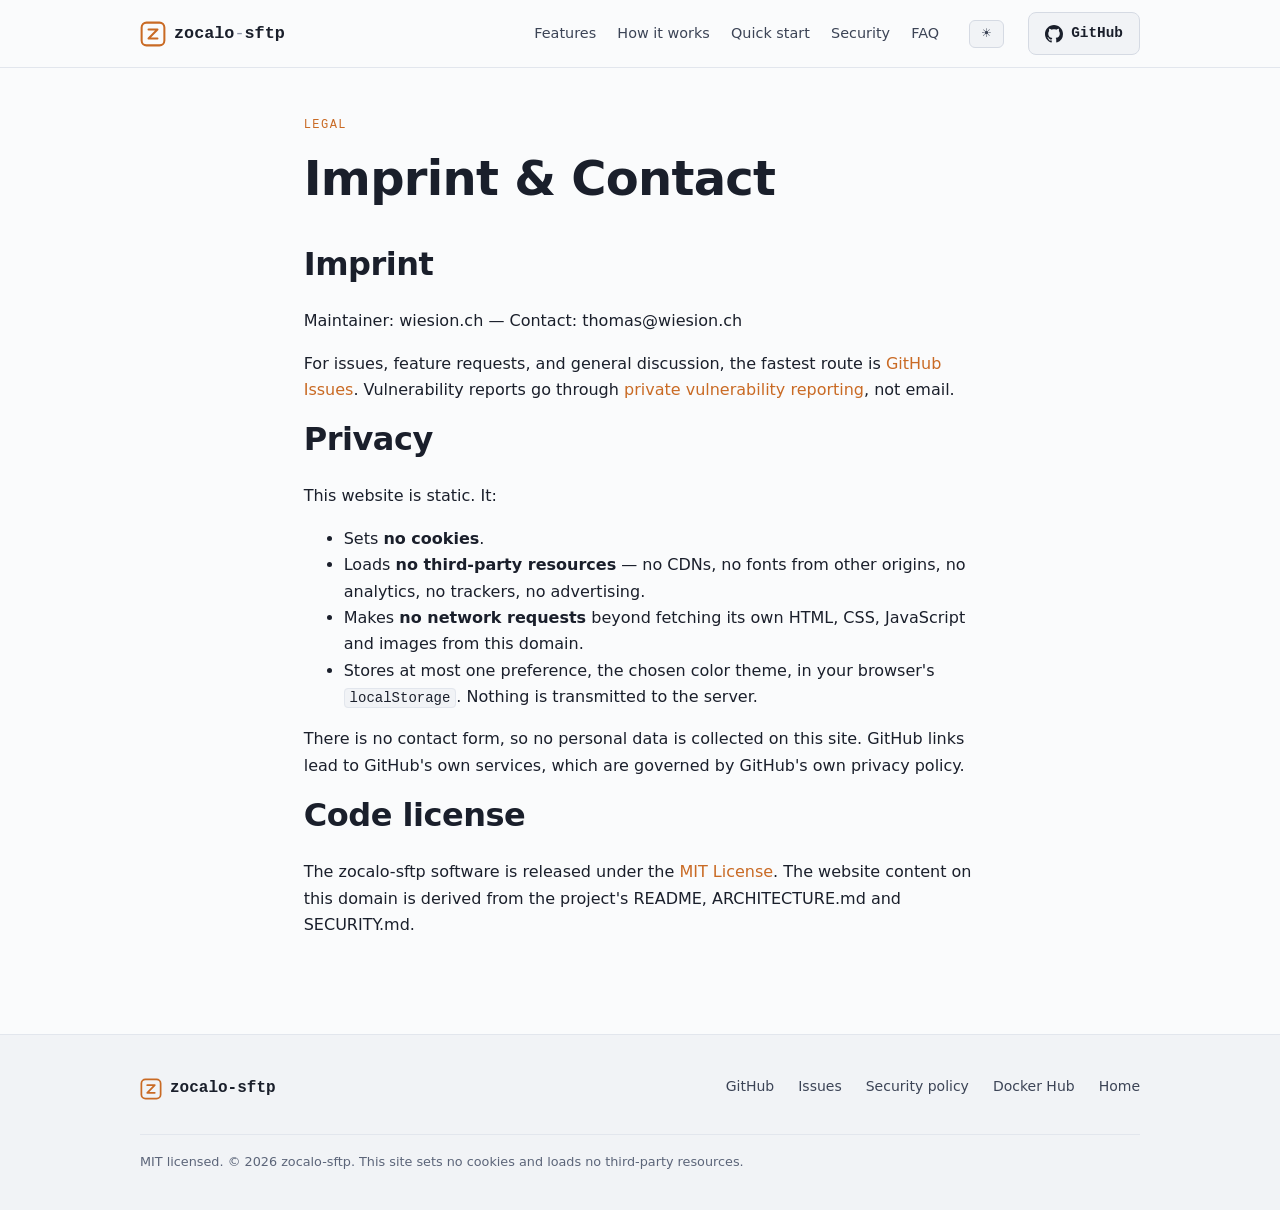
<file: imprint.html>
<!DOCTYPE html>
<html lang="en" class="no-js">
<head>
  <meta charset="utf-8">
  <meta name="viewport" content="width=device-width, initial-scale=1">
  <title>Imprint &amp; Contact | zocalo-sftp</title>
  <meta name="description" content="Legal notice, contact, and privacy statement for the zocalo-sftp website.">
  <link rel="canonical" href="https://zocalo-sftp.com/imprint.html">
  <link rel="icon" type="image/svg+xml" href="/assets/favicon.svg">
  <link rel="apple-touch-icon" sizes="180x180" href="/assets/apple-touch-icon.png">
  <meta name="theme-color" content="#101218">

  <meta property="og:type" content="website">
  <meta property="og:site_name" content="zocalo-sftp">
  <meta property="og:title" content="Imprint &amp; Contact — zocalo-sftp">
  <meta property="og:description" content="Legal notice, contact, and privacy statement for the zocalo-sftp website.">
  <meta property="og:url" content="https://zocalo-sftp.com/imprint.html">
  <meta property="og:image" content="https://zocalo-sftp.com/assets/og-image.png">

  <link rel="stylesheet" href="/css/site.css">
  <script>(function(){try{var t=localStorage.getItem('zocalo-theme');if(t){document.documentElement.setAttribute('data-theme',t);}}catch(e){}document.documentElement.classList.remove('no-js');})();</script>
</head>
<body>
  <a class="skip-link" href="#main">Skip to content</a>

  <header class="site-header">
    <div class="wrap header-inner">
      <a class="brand" href="/" aria-label="zocalo-sftp home">
        <svg viewBox="0 0 32 32" aria-hidden="true" focusable="false">
          <rect x="2" y="2" width="28" height="28" rx="6" fill="none" stroke="currentColor" stroke-width="2.5"/>
          <path d="M10.5 10.5 H21.5 L10.5 21.5 H21.5" fill="none" stroke="currentColor" stroke-width="2.5" stroke-linecap="round" stroke-linejoin="round"/>
        </svg>
        <span>zocalo<span class="brand-sep">-</span>sftp</span>
      </a>
      <input type="checkbox" id="nav-toggle" class="nav-toggle-state">
      <label for="nav-toggle" class="nav-toggle"><span class="sr-only">Toggle navigation menu</span><span class="nav-toggle-icon" aria-hidden="true">☰</span> <span class="nav-toggle-text">menu</span></label>
      <nav class="site-nav" aria-label="Main navigation">
        <a href="/#idea">Features</a>
        <a href="/#how">How it works</a>
        <a href="/#quickstart">Quick start</a>
        <a href="/#security">Security</a>
        <a href="/#faq">FAQ</a>
      </nav>
      <button type="button" class="theme-toggle js-theme-toggle" aria-label="Toggle color theme">
        <span class="icon-moon" aria-hidden="true">☾</span>
        <span class="icon-sun" aria-hidden="true">☀</span>
        <span class="sr-text">theme</span>
      </button>
      <a class="btn btn-gh" href="https://github.com/wiesion/zocalo-sftp" rel="noopener" target="_blank">
        <svg class="gh-oct" viewBox="0 0 16 16" fill="currentColor" aria-hidden="true" focusable="false"><path d="M8 0C3.58 0 0 3.58 0 8c0 3.54 2.29 6.53 5.47 7.59.4.07.55-.17.55-.38 0-.19-.01-.82-.01-1.49-2.01.37-2.53-.49-2.69-.94-.09-.23-.48-.94-.82-1.13-.28-.15-.68-.52-.01-.53.63-.01 1.08.58 1.23.82.72 1.21 1.87.87 2.33.66.07-.52.28-.87.51-1.07-1.78-.2-3.64-.89-3.64-3.95 0-.87.31-1.59.82-2.15-.08-.2-.36-1.02.08-2.12 0 0 .67-.21 2.2.82.64-.18 1.32-.27 2-.27s1.36.09 2 .27c1.53-1.04 2.2-.82 2.2-.82.44 1.1.16 1.92.08 2.12.51.56.82 1.27.82 2.15 0 3.07-1.87 3.75-3.65 3.95.29.25.54.73.54 1.48 0 1.07-.01 1.93-.01 2.2 0 .21.15.46.55.38A8.01 8.01 0 0 0 16 8c0-4.42-3.58-8-8-8Z"/></svg>
        GitHub
      </a>
    </div>
  </header>

  <main id="main" class="imprint">
    <div class="wrap doc" style="padding: 3rem 1.25rem;">
      <span class="section-kicker">Legal</span>
      <h1>Imprint &amp; Contact</h1>

      <h2>Imprint</h2>
      <p>
        Maintainer: wiesion.ch — Contact: thomas@wiesion.ch
      </p>
      <p>For issues, feature requests, and general discussion, the fastest route is <a href="https://github.com/wiesion/zocalo-sftp/issues" rel="noopener" target="_blank">GitHub Issues</a>. Vulnerability reports go through <a href="https://github.com/wiesion/zocalo-sftp/blob/main/SECURITY.md" rel="noopener" target="_blank">private vulnerability reporting</a>, not email.</p>

      <h2>Privacy</h2>
      <p>This website is static. It:</p>
      <ul>
        <li>Sets <strong>no cookies</strong>.</li>
        <li>Loads <strong>no third-party resources</strong> — no CDNs, no fonts from other origins, no analytics, no trackers, no advertising.</li>
        <li>Makes <strong>no network requests</strong> beyond fetching its own HTML, CSS, JavaScript and images from this domain.</li>
        <li>Stores at most one preference, the chosen color theme, in your browser's <code>localStorage</code>. Nothing is transmitted to the server.</li>
      </ul>
      <p>There is no contact form, so no personal data is collected on this site. GitHub links lead to GitHub's own services, which are governed by GitHub's own privacy policy.</p>

      <h2>Code license</h2>
      <p>The zocalo-sftp software is released under the <a href="https://opensource.org/licenses/MIT" rel="noopener" target="_blank">MIT License</a>. The website content on this domain is derived from the project's README, ARCHITECTURE.md and SECURITY.md.</p>
    </div>
  </main>

  <footer class="site-footer">
    <div class="wrap">
      <div class="footer-grid">
        <span class="footer-brand">
          <svg viewBox="0 0 32 32" aria-hidden="true" focusable="false">
            <rect x="2" y="2" width="28" height="28" rx="6" fill="none" stroke="currentColor" stroke-width="2.5"/>
            <path d="M10.5 10.5 H21.5 L10.5 21.5 H21.5" fill="none" stroke="currentColor" stroke-width="2.5" stroke-linecap="round" stroke-linejoin="round"/>
          </svg>
          zocalo-sftp
        </span>
        <nav class="footer-links" aria-label="Footer">
          <a href="https://github.com/wiesion/zocalo-sftp" rel="noopener" target="_blank">GitHub</a>
          <a href="https://github.com/wiesion/zocalo-sftp/issues" rel="noopener" target="_blank">Issues</a>
          <a href="https://github.com/wiesion/zocalo-sftp/blob/main/SECURITY.md" rel="noopener" target="_blank">Security policy</a>
          <a href="https://hub.docker.com/r/wiesion/zocalo-sftp" rel="noopener" target="_blank">Docker Hub</a>
          <a href="/">Home</a>
        </nav>
        <div class="footer-meta">
          <p>MIT licensed. © 2026 zocalo-sftp. This site sets no cookies and loads no third-party resources.</p>
        </div>
      </div>
    </div>
  </footer>

  <script src="/js/site.js" defer></script>
</body>
</html>
</file>
<file: css/site.css>
:root {
  --fg: #f2f4f8;
  --fg-soft: #aeb6c8;
  --muted: #8b93a7;
  --faint: #5c6579;
  --bg: #101218;
  --bg-raise: #161923;
  --bg-code: #0c0e14;
  --surface: #1c2130;
  --border: #262c3d;
  --border-soft: #1f2433;
  --accent: #e8843c;
  --accent-hover: #f29a5b;
  --accent-fg: #1a120a;
  --success: #4ec28f;
  --warning: #e8b33c;
  --error: #e8635a;
  --c1: #e8843c;
  --c2: #5ea8d8;
  --c3: #4ec28f;
  --c4: #b48ce0;
  --c5: #e8b33c;
  --c6: #e8635a;
  --diag-node-fill: var(--bg-raise);
  --diag-node-stroke: var(--border);
  --diag-accent-stroke: var(--accent);
  --diag-arrow: var(--muted);
  --focus-ring: 0 0 0 2px var(--bg), 0 0 0 4px var(--accent);
  --font-sans: ui-sans-serif, system-ui, -apple-system, "Segoe UI", Roboto, "Helvetica Neue", Arial, sans-serif;
  --font-mono: ui-monospace, "SF Mono", SFMono-Regular, Menlo, Consolas, "Liberation Mono", monospace;
  --maxw: 1040px;
  --radius: 8px;
}

@media (prefers-color-scheme: light) {
  :root {
    --fg: #1a1f2b;
    --fg-soft: #3c4456;
    --muted: #5c6579;
    --faint: #8b93a7;
    --bg: #fafbfc;
    --bg-raise: #f1f3f6;
    --bg-code: #f4f5f8;
    --surface: #eef0f4;
    --border: #d5dae3;
    --border-soft: #e2e6ed;
    --accent: #c96a24;
    --accent-hover: #b0581a;
    --accent-fg: #ffffff;
    --success: #2c8a5c;
    --warning: #a37514;
    --error: #b8423a;
    --focus-ring: 0 0 0 2px var(--bg), 0 0 0 4px var(--accent);
  }
}

/* Manual theme override (JS toggle) */
html[data-theme="dark"] {
  --fg: #f2f4f8; --fg-soft: #aeb6c8; --muted: #8b93a7; --faint: #5c6579;
  --bg: #101218; --bg-raise: #161923; --bg-code: #0c0e14; --surface: #1c2130;
  --border: #262c3d; --border-soft: #1f2433; --accent: #e8843c; --accent-hover: #f29a5b;
  --accent-fg: #1a120a; --success: #4ec28f; --warning: #e8b33c; --error: #e8635a;
  --focus-ring: 0 0 0 2px var(--bg), 0 0 0 4px var(--accent);
}
html[data-theme="light"] {
  --fg: #1a1f2b; --fg-soft: #3c4456; --muted: #5c6579; --faint: #8b93a7;
  --bg: #fafbfc; --bg-raise: #f1f3f6; --bg-code: #f4f5f8; --surface: #eef0f4;
  --border: #d5dae3; --border-soft: #e2e6ed; --accent: #c96a24; --accent-hover: #b0581a;
  --accent-fg: #ffffff; --success: #2c8a5c; --warning: #a37514; --error: #b8423a;
  --focus-ring: 0 0 0 2px var(--bg), 0 0 0 4px var(--accent);
}

*, *::before, *::after { box-sizing: border-box; }

html {
  scroll-behavior: smooth;
  scroll-padding-top: 4.5rem;
  overflow-x: hidden;
}
@media (prefers-reduced-motion: reduce) {
  html { scroll-behavior: auto; }
  *, *::before, *::after { animation: none !important; transition: none !important; }
}

body {
  margin: 0;
  overflow-x: hidden;
  background: var(--bg);
  color: var(--fg);
  font-family: var(--font-sans);
  font-size: 1rem;
  line-height: 1.65;
  -webkit-font-smoothing: antialiased;
  text-rendering: optimizeLegibility;
}

/* ---------- Layout ---------- */
.wrap {
  max-width: var(--maxw);
  margin: 0 auto;
  padding: 0 1.25rem;
}

section { padding: 3.5rem 0; }
section + section { border-top: 1px solid var(--border-soft); }

h1, h2, h3 { line-height: 1.25; letter-spacing: -0.015em; margin: 0 0 0.75em; }
h1 { font-size: clamp(2rem, 5vw, 3rem); font-weight: 700; }
h2 { font-size: clamp(1.5rem, 3.2vw, 2rem); font-weight: 700; }
h3 { font-size: 1.125rem; font-weight: 600; }

p { margin: 0 0 1em; }

a { color: var(--accent); text-decoration: none; }
a:hover { color: var(--accent-hover); text-decoration: underline; }
a:focus-visible, button:focus-visible, [tabindex]:focus-visible {
  outline: none;
  box-shadow: var(--focus-ring);
  border-radius: 4px;
}

.mono, code, pre, kbd { font-family: var(--font-mono); }

.lead { font-size: 1.125rem; color: var(--fg-soft); max-width: 60ch; }

.section-kicker {
  font-family: var(--font-mono);
  font-size: 0.75rem;
  text-transform: uppercase;
  letter-spacing: 0.12em;
  color: var(--accent);
  margin-bottom: 0.75rem;
  display: block;
}

/* ---------- Header ---------- */
.site-header {
  position: sticky;
  top: 0;
  z-index: 50;
  background: color-mix(in srgb, var(--bg) 88%, transparent);
  backdrop-filter: blur(10px);
  -webkit-backdrop-filter: blur(10px);
  border-bottom: 1px solid var(--border-soft);
}
.header-inner {
  display: flex;
  flex-wrap: wrap;
  align-items: center;
  gap: 0.5rem 1.25rem;
  padding: 0.75rem 1.25rem;
}
.brand {
  display: inline-flex;
  align-items: center;
  gap: 0.5rem;
  font-family: var(--font-mono);
  font-weight: 700;
  font-size: 1.05rem;
  color: var(--fg);
  text-decoration: none;
  margin-right: auto;
}
.brand:hover { text-decoration: none; }
.brand svg { width: 26px; height: 26px; color: var(--accent); flex: none; }
.brand .brand-sep { color: var(--faint); font-weight: 400; }

.site-nav { display: flex; flex-wrap: wrap; gap: 0.25rem 0.125rem; align-items: center; }
.site-nav a {
  color: var(--fg-soft);
  font-size: 0.9rem;
  padding: 0.35rem 0.6rem;
  border-radius: 6px;
  text-decoration: none;
}
.site-nav a:hover { color: var(--fg); background: var(--surface); text-decoration: none; }

.btn {
  display: inline-flex;
  align-items: center;
  gap: 0.5rem;
  font-family: var(--font-mono);
  font-size: 0.9rem;
  font-weight: 600;
  padding: 0.55rem 1rem;
  border-radius: 8px;
  border: 1px solid var(--border);
  color: var(--fg);
  background: var(--bg-raise);
  text-decoration: none;
  cursor: pointer;
  transition: background 0.15s, border-color 0.15s, transform 0.15s;
}
.btn:hover { background: var(--surface); border-color: var(--muted); text-decoration: none; transform: translateY(-1px); }
.btn-primary {
  background: var(--accent);
  border-color: var(--accent);
  color: var(--accent-fg);
}
.btn-primary:hover { background: var(--accent-hover); border-color: var(--accent-hover); color: var(--accent-fg); }
.btn-gh { margin-left: 0.25rem; }
.btn .gh-oct { width: 18px; height: 18px; flex: none; }

/* CSS-only mobile menu (no JS). The checkbox is the state; the label is the visible button. */
input.nav-toggle-state { position: absolute; width: 1px; height: 1px; margin: -1px; padding: 0; overflow: hidden; clip: rect(0 0 0 0); white-space: nowrap; border: 0; }
/* The visible button is hidden at widths where the horizontal menu fits; the
   @media (max-width: 760px) block below re-enables it for the collapsed menu. */
label.nav-toggle { display: none; }

@media (max-width: 760px) {
  .header-inner { padding: 0.6rem 1.25rem; }
  .brand { margin-right: 0; }
  .btn-gh { display: none; }
  .site-nav {
    order: 3;
    flex-basis: 100%;
    flex-direction: column;
    align-items: stretch;
    gap: 0.1rem;
    max-height: 0;
    overflow: hidden;
    transition: max-height 0.25s ease;
  }
  .site-nav a { padding: 0.55rem 0.75rem; }
  label.nav-toggle {
    order: 2;
    margin-left: auto;
    display: inline-flex;
    align-items: center;
    gap: 0.4rem;
    font-family: var(--font-mono);
    font-size: 0.8rem;
    color: var(--fg-soft);
    background: var(--bg-raise);
    border: 1px solid var(--border);
    border-radius: 6px;
    padding: 0.35rem 0.7rem;
    cursor: pointer;
    user-select: none;
  }
  label.nav-toggle:focus-within { box-shadow: var(--focus-ring); }
  input.nav-toggle-state:checked ~ .site-nav { max-height: 30rem; }
  label.nav-toggle .nav-toggle-icon { transition: transform 0.2s; display: inline-block; }
  input.nav-toggle-state:checked ~ label.nav-toggle .nav-toggle-icon { transform: rotate(90deg); }
}

/* ---------- Hero ---------- */
.hero { padding: 4rem 0 3rem; }
.hero h1 { margin-bottom: 1rem; max-width: 24ch; }
.hero .lead { margin-bottom: 1.75rem; }
.hero-ctas { display: flex; flex-wrap: wrap; gap: 0.75rem; align-items: center; margin-bottom: 1.5rem; }

.pull-line {
  display: flex;
  flex-wrap: wrap;
  align-items: stretch;
  gap: 0;
  max-width: 560px;
  background: var(--bg-code);
  border: 1px solid var(--border);
  border-radius: 8px;
  overflow: hidden;
  font-family: var(--font-mono);
  font-size: 0.9rem;
}
.pull-line .prompt {
  padding: 0.7rem 0.85rem;
  color: var(--faint);
  user-select: none;
  border-right: 1px solid var(--border-soft);
}
.pull-line code { padding: 0.7rem 0.85rem; margin: 0; color: var(--fg); flex: 1; overflow-x: auto; }

.chips { display: flex; flex-wrap: wrap; gap: 0.5rem; margin-top: 1.5rem; }
.chip {
  font-family: var(--font-mono);
  font-size: 0.78rem;
  color: var(--fg-soft);
  background: var(--bg-raise);
  border: 1px solid var(--border);
  border-radius: 999px;
  padding: 0.3rem 0.8rem;
  white-space: nowrap;
}
.chip .dot { color: var(--accent); margin-right: 0.4em; }

/* ---------- Idea: three points ---------- */
.three { display: grid; grid-template-columns: repeat(3, 1fr); gap: 1.25rem; counter-reset: idea; }
.three .point {
  background: var(--bg-raise);
  border: 1px solid var(--border-soft);
  border-radius: var(--radius);
  padding: 1.25rem 1.25rem 1.1rem;
}
.three .point::before {
  counter-increment: idea;
  content: "0" counter(idea);
  display: block;
  font-family: var(--font-mono);
  font-size: 0.8rem;
  color: var(--accent);
  margin-bottom: 0.6rem;
}
.three .point h3 { margin-bottom: 0.4rem; }
.three .point p { color: var(--fg-soft); font-size: 0.95rem; margin: 0; }
@media (max-width: 820px) { .three { grid-template-columns: 1fr; } }

/* ---------- Features grid ---------- */
.features-grid {
  display: grid;
  grid-template-columns: repeat(auto-fill, minmax(300px, 1fr));
  gap: 1rem;
}
.feat {
  background: var(--bg-raise);
  border: 1px solid var(--border-soft);
  border-radius: var(--radius);
  padding: 1.1rem 1.2rem;
  transition: border-color 0.15s, transform 0.15s;
}
.feat:hover { border-color: var(--border); transform: translateY(-2px); }
.feat h3 { font-size: 1rem; margin-bottom: 0.35rem; display: flex; align-items: center; gap: 0.5rem; }
.feat h3 .icon { color: var(--accent); font-size: 0.9rem; flex: none; width: 1.2em; text-align: center; }
.feat p { color: var(--fg-soft); font-size: 0.9rem; margin: 0; }

/* ---------- Diagram ---------- */
.diagram-wrap {
  background: var(--bg-raise);
  border: 1px solid var(--border-soft);
  border-radius: var(--radius);
  padding: 1.5rem;
  overflow-x: auto;
  margin-bottom: 1.5rem;
}
.diagram { width: 100%; min-width: 640px; height: auto; display: block; }
.diagram .node rect { fill: var(--diag-node-fill); stroke: var(--diag-node-stroke); stroke-width: 1.5; }
.diagram .accent-node rect { stroke: var(--diag-accent-stroke); }
.diagram .mono { font-family: var(--font-mono); font-size: 15px; fill: var(--fg); text-anchor: middle; }
.diagram .mono.small { font-size: 12.5px; }
.diagram .faint { fill: var(--faint); }
.diagram .small { font-size: 12.5px; }
.diagram text { text-anchor: middle; }
.diagram .edge { stroke: var(--diag-arrow); stroke-width: 1.5; fill: none; }
.diagram .edge.dashed { stroke-dasharray: 5 4; }
.diagram .left { text-anchor: start; }
.diagram .frame rect { fill: none; stroke: var(--diag-node-stroke); stroke-width: 1; stroke-dasharray: 4 4; }
.steps { display: grid; grid-template-columns: repeat(4, 1fr); gap: 1rem; counter-reset: step; }
.step { position: relative; padding-top: 2.2rem; }
.step::before {
  counter-increment: step;
  content: counter(step);
  position: absolute;
  top: 0; left: 0;
  width: 1.6rem; height: 1.6rem;
  display: grid; place-items: center;
  font-family: var(--font-mono);
  font-size: 0.8rem;
  color: var(--accent);
  background: var(--bg-raise);
  border: 1px solid var(--accent);
  border-radius: 50%;
}
.step h3 { font-size: 0.95rem; margin-bottom: 0.25rem; }
.step p { font-size: 0.875rem; color: var(--fg-soft); margin: 0; }
@media (max-width: 820px) { .steps { grid-template-columns: 1fr 1fr; } }
@media (max-width: 480px) { .steps { grid-template-columns: 1fr; } }

/* ---------- Code blocks ---------- */
.codeblock {
  position: relative;
  background: var(--bg-code);
  border: 1px solid var(--border);
  border-radius: var(--radius);
  margin: 0 0 1rem;
}
.codeblock pre {
  margin: 0;
  padding: 1rem 1.1rem;
  overflow-x: auto;
  font-size: 0.85rem;
  line-height: 1.55;
  color: var(--fg);
  tab-size: 2;
}
.codeblock pre code { background: none; padding: 0; border: none; }
.codeblock .cb-label {
  font-family: var(--font-mono);
  font-size: 0.72rem;
  text-transform: uppercase;
  letter-spacing: 0.08em;
  color: var(--faint);
  padding: 0.55rem 1.1rem;
  border-bottom: 1px solid var(--border-soft);
  user-select: none;
}
.codeblock .cb-label .fname { color: var(--fg-soft); text-transform: none; letter-spacing: 0; }

.copy-btn {
  position: absolute;
  top: 0.5rem;
  right: 0.5rem;
  font-family: var(--font-mono);
  font-size: 0.72rem;
  color: var(--fg-soft);
  background: var(--bg-raise);
  border: 1px solid var(--border);
  border-radius: 6px;
  padding: 0.3rem 0.65rem;
  cursor: pointer;
  opacity: 0;
  transition: opacity 0.15s, background 0.15s;
}
.codeblock:hover .copy-btn, .copy-btn:focus-visible { opacity: 1; }
.copy-btn:hover { background: var(--surface); color: var(--fg); }
.copy-btn.done { color: var(--success); border-color: var(--success); }
.no-js .copy-btn { display: none; }
.copy-status {
  position: absolute;
  width: 1px; height: 1px;
  overflow: hidden;
  clip: rect(0 0 0 0);
  white-space: nowrap;
}

/* Syntax highlighting (hand-rolled) */
.tk-com { color: var(--faint); font-style: italic; }
.tk-str { color: var(--c3); }
.tk-key { color: var(--c2); }
.tk-fn  { color: var(--c4); }
.tk-flag { color: var(--c5); }
.tk-var { color: var(--accent); }
.tk-cmd { color: var(--fg); }
.tk-prompt { color: var(--faint); user-select: none; }
.tk-note { color: var(--muted); font-style: italic; }

code {
  background: var(--bg-raise);
  border: 1px solid var(--border-soft);
  border-radius: 4px;
  padding: 0.1em 0.35em;
  font-size: 0.875em;
  color: var(--fg);
  overflow-wrap: anywhere;
}

/* ---------- Tabs (stacked by default, tabbed with JS) ---------- */
.tabs { display: block; }
.tabs .tablist {
  display: none;
  gap: 0.25rem;
  flex-wrap: wrap;
  border-bottom: 1px solid var(--border-soft);
  margin-bottom: 1rem;
}
.tabs.js-tabs .tablist { display: flex; }
.tabs.js-tabs .panel { display: none; }
.tabs.js-tabs .panel.active { display: block; }
.tab-btn {
  font-family: var(--font-mono);
  font-size: 0.82rem;
  color: var(--fg-soft);
  background: none;
  border: none;
  border-bottom: 2px solid transparent;
  padding: 0.5rem 0.85rem;
  cursor: pointer;
  margin-bottom: -1px;
}
.tab-btn:hover { color: var(--fg); }
.tab-btn[aria-selected="true"] { color: var(--accent); border-bottom-color: var(--accent); }
.tabs .panel .tab-label {
  display: block;
  font-family: var(--font-mono);
  font-size: 0.78rem;
  color: var(--faint);
  margin-bottom: 0.75rem;
}
.tabs.js-tabs .panel .tab-label { display: none; }
.tabs.js-tabs .panel .codeblock .cb-label { display: none; }

/* ---------- Tables ---------- */
.table-wrap { overflow-x: auto; border: 1px solid var(--border-soft); border-radius: var(--radius); }
table { border-collapse: collapse; width: 100%; font-size: 0.9rem; }
caption { text-align: left; font-family: var(--font-mono); font-size: 0.78rem; color: var(--faint); padding: 0.6rem 1rem; border-bottom: 1px solid var(--border-soft); }
th, td { text-align: left; padding: 0.6rem 1rem; vertical-align: top; border-bottom: 1px solid var(--border-soft); }
th { font-weight: 600; font-size: 0.8rem; text-transform: uppercase; letter-spacing: 0.05em; color: var(--muted); }
tr:last-child td { border-bottom: none; }
tbody tr:hover { background: var(--bg-raise); }
td code { font-size: 0.82em; }

/* ---------- Fit check ---------- */
.fit { display: grid; grid-template-columns: 1fr 1fr; gap: 1.25rem; }
.fit-col {
  border-radius: var(--radius);
  padding: 1.25rem 1.4rem;
  border: 1px solid var(--border-soft);
  background: var(--bg-raise);
}
.fit-col h3 { display: flex; align-items: center; gap: 0.5rem; }
.fit-col.use h3 { color: var(--success); }
.fit-col.avoid h3 { color: var(--warning); }
.fit-col ul { margin: 0.5rem 0 0; padding-left: 1.25rem; }
.fit-col li { margin-bottom: 0.5rem; color: var(--fg-soft); font-size: 0.92rem; }
.fit-col li::marker { color: var(--faint); }
@media (max-width: 700px) { .fit { grid-template-columns: 1fr; } }

/* ---------- Examples list ---------- */
.examples-list { list-style: none; margin: 0; padding: 0; display: grid; grid-template-columns: 1fr 1fr; gap: 0.75rem; }
@media (max-width: 700px) { .examples-list { grid-template-columns: 1fr; } }
.examples-list li {
  background: var(--bg-raise);
  border: 1px solid var(--border-soft);
  border-radius: var(--radius);
  padding: 0.9rem 1.1rem;
}
.examples-list .ex-name { font-family: var(--font-mono); font-weight: 700; font-size: 0.9rem; }
.examples-list .ex-name a { color: var(--fg); }
.examples-list .ex-desc { color: var(--fg-soft); font-size: 0.875rem; margin: 0.25rem 0 0; }

/* ---------- FAQ ---------- */
.faq details {
  border: 1px solid var(--border-soft);
  border-radius: var(--radius);
  background: var(--bg-raise);
  margin-bottom: 0.75rem;
  overflow: hidden;
}
.faq summary {
  cursor: pointer;
  padding: 0.9rem 1.15rem;
  font-weight: 600;
  font-size: 0.95rem;
  list-style: none;
  position: relative;
  padding-right: 2.5rem;
}
.faq summary::-webkit-details-marker { display: none; }
.faq summary::after {
  content: "+";
  position: absolute;
  right: 1.15rem;
  top: 50%;
  transform: translateY(-50%);
  font-family: var(--font-mono);
  color: var(--accent);
  transition: transform 0.2s;
}
.faq details[open] summary::after { transform: translateY(-50%) rotate(45deg); }
.faq details .faq-body { padding: 0 1.15rem 1rem; color: var(--fg-soft); font-size: 0.92rem; }
.faq details .faq-body p:last-child { margin-bottom: 0; }

/* ---------- Security ---------- */
.security-grid { display: grid; grid-template-columns: repeat(auto-fill, minmax(280px, 1fr)); gap: 1rem; }
.sec-card {
  background: var(--bg-raise);
  border: 1px solid var(--border-soft);
  border-radius: var(--radius);
  padding: 1.1rem 1.2rem;
}
.sec-card h3 { font-size: 0.95rem; margin-bottom: 0.5rem; }
.sec-card ul { margin: 0; padding-left: 1.2rem; }
.sec-card li { font-size: 0.875rem; color: var(--fg-soft); margin-bottom: 0.4rem; }
.sec-card li::marker { color: var(--faint); }

/* ---------- About ---------- */
.about p { max-width: 75ch; }
.about .note {
  background: var(--bg-raise);
  border-left: 3px solid var(--accent);
  border-radius: 0 var(--radius) var(--radius) 0;
  padding: 1rem 1.25rem;
  margin: 1.25rem 0;
  font-size: 0.92rem;
  color: var(--fg-soft);
}

/* ---------- Footer ---------- */
.site-footer {
  border-top: 1px solid var(--border-soft);
  padding: 2.5rem 0 2rem;
  margin-top: 2rem;
  background: var(--bg-raise);
}
.footer-grid { display: flex; flex-wrap: wrap; gap: 1rem 2.5rem; align-items: flex-start; justify-content: space-between; }
.footer-brand { display: flex; align-items: center; gap: 0.5rem; font-family: var(--font-mono); font-weight: 700; }
.footer-brand svg { width: 22px; height: 22px; color: var(--accent); }
.footer-links { display: flex; flex-wrap: wrap; gap: 0.5rem 1.5rem; }
.footer-links a { color: var(--fg-soft); font-size: 0.875rem; }
.footer-links a:hover { color: var(--fg); }
.footer-meta { width: 100%; margin-top: 1rem; padding-top: 1rem; border-top: 1px solid var(--border-soft); font-size: 0.8rem; color: var(--muted); }
.footer-meta p { margin: 0 0 0.35rem; max-width: 75ch; }

/* ---------- 404 ---------- */
.notfound { min-height: 60vh; display: grid; place-items: center; text-align: center; padding: 4rem 1.25rem; }
.notfound .nf-code { font-family: var(--font-mono); font-size: 4rem; font-weight: 700; color: var(--accent); line-height: 1; }
.notfound h1 { font-size: 1.5rem; margin-top: 1rem; }
.notfound p { color: var(--fg-soft); max-width: 45ch; margin: 0 auto 1.5rem; }

/* ---------- Imprint ---------- */
.imprint .doc { max-width: 70ch; }
.placeholder {
  background: var(--bg-raise);
  border: 1px dashed var(--warning);
  border-radius: var(--radius);
  padding: 1rem 1.25rem;
  color: var(--fg-soft);
  font-size: 0.92rem;
  margin: 0.75rem 0;
}
.placeholder .ph-tag {
  display: inline-block;
  font-family: var(--font-mono);
  font-size: 0.7rem;
  text-transform: uppercase;
  letter-spacing: 0.08em;
  color: var(--warning);
  margin-bottom: 0.4rem;
}

/* ---------- Utility ---------- */
.skip-link {
  position: absolute;
  left: -9999px;
  top: 0;
  background: var(--accent);
  color: var(--accent-fg);
  padding: 0.6rem 1rem;
  border-radius: 0 0 8px 0;
  z-index: 100;
  font-family: var(--font-mono);
  font-size: 0.85rem;
}
.skip-link:focus { left: 0; }

.mt-0 { margin-top: 0; }
.mb-0 { margin-bottom: 0; }
.gap-block { margin-top: 2rem; }

/* Theme toggle (JS) */
.theme-toggle {
  display: inline-flex;
  align-items: center;
  gap: 0.35rem;
  font-family: var(--font-mono);
  font-size: 0.75rem;
  color: var(--fg-soft);
  background: var(--bg-raise);
  border: 1px solid var(--border);
  border-radius: 6px;
  padding: 0.35rem 0.7rem;
  cursor: pointer;
}
.theme-toggle:hover { background: var(--surface); color: var(--fg); }
.theme-toggle .icon-sun, .theme-toggle .icon-moon { display: none; }
html[data-theme="dark"] .theme-toggle .icon-moon { display: inline; }
html[data-theme="light"] .theme-toggle .icon-sun { display: inline; }
/* Follow the system theme when there is no explicit override (e.g. first visit) */
@media (prefers-color-scheme: dark) {
  html:not([data-theme]) .theme-toggle .icon-moon { display: inline; }
}
@media (prefers-color-scheme: light) {
  html:not([data-theme]) .theme-toggle .icon-sun { display: inline; }
}
/* Visually hidden, still accessible to screen readers */
.sr-only, .sr-text {
  position: absolute;
  width: 1px; height: 1px;
  padding: 0; margin: -1px;
  overflow: hidden;
  clip: rect(0 0 0 0);
  white-space: nowrap;
  border: 0;
}

/* Selection */
::selection { background: color-mix(in srgb, var(--accent) 35%, transparent); }
</file>
